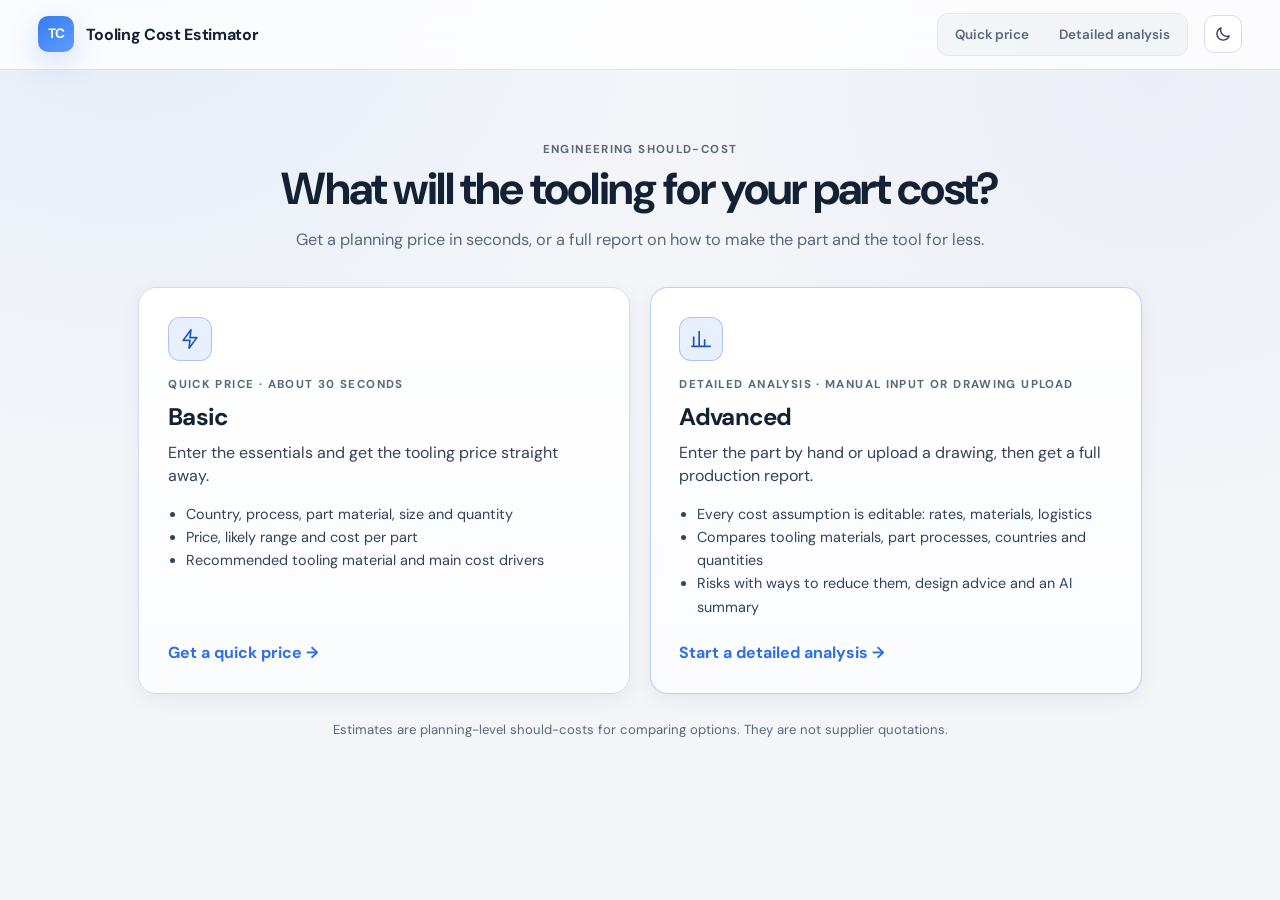
<file: frontend/index.html>
<!DOCTYPE html>
<html lang="en">
  <head>
    <meta charset="utf-8" />
    <meta name="viewport" content="width=device-width, initial-scale=1" />
    <meta name="color-scheme" content="light dark" />
    <title>Tooling Cost Estimator</title>
    <meta name="description" content="Estimate tooling cost for a part: a quick price or a detailed production report." />

    <link rel="preconnect" href="https://fonts.googleapis.com" />
    <link rel="preconnect" href="https://fonts.gstatic.com" crossorigin />
    <link
      href="https://fonts.googleapis.com/css2?family=DM+Sans:ital,opsz,wght@0,9..40,400;0,9..40,500;0,9..40,600;0,9..40,700&family=JetBrains+Mono:wght@400;500;600&display=swap"
      rel="stylesheet"
    />
    <link rel="stylesheet" href="styles.css" />
    <script src="common.js"></script>
  </head>

  <body>
    <div class="app-shell">
      <header class="app-header">
        <div class="app-header-inner">
          <a class="brand-link" href="index.html">
            <span class="brand-mark" aria-hidden="true">TC</span>
            <span class="brand-name">Tooling Cost Estimator</span>
          </a>
          <nav class="mode-nav" aria-label="Estimator mode">
            <a href="basic.html">Quick price</a>
            <a href="advanced.html">Detailed analysis</a>
          </nav>
          <button type="button" class="theme-toggle" data-theme-toggle aria-label="Switch theme">
            <svg class="icon-sun" viewBox="0 0 24 24" aria-hidden="true"><circle cx="12" cy="12" r="4.2"/><path d="M12 2.5v2.2M12 19.3v2.2M4.6 4.6l1.6 1.6M17.8 17.8l1.6 1.6M2.5 12h2.2M19.3 12h2.2M4.6 19.4l1.6-1.6M17.8 6.2l1.6-1.6"/></svg>
            <svg class="icon-moon" viewBox="0 0 24 24" aria-hidden="true"><path d="M20.2 14.6A8.4 8.4 0 0 1 9.4 3.8a8.4 8.4 0 1 0 10.8 10.8Z"/></svg>
          </button>
        </div>
      </header>

      <main class="landing">
        <div class="landing-intro">
          <p class="eyebrow">Engineering should-cost</p>
          <h1>What will the tooling for your part cost?</h1>
          <p class="header-copy">
            Get a planning price in seconds, or a full report on how to make the part and the tool for less.
          </p>
        </div>

        <div class="mode-cards">
          <a class="mode-card" href="basic.html">
            <span class="mode-icon" aria-hidden="true">
              <svg viewBox="0 0 24 24"><path d="M13 2 4.5 13.5H12L11 22l8.5-11.5H12L13 2Z"/></svg>
            </span>
            <span class="eyebrow">Quick price · about 30 seconds</span>
            <h2>Basic</h2>
            <p>Enter the essentials and get the tooling price straight away.</p>
            <ul class="mode-list">
              <li>Country, process, part material, size and quantity</li>
              <li>Price, likely range and cost per part</li>
              <li>Recommended tooling material and main cost drivers</li>
            </ul>
            <span class="mode-cta">Get a quick price <span aria-hidden="true">→</span></span>
          </a>

          <a class="mode-card featured" href="advanced.html">
            <span class="mode-icon" aria-hidden="true">
              <svg viewBox="0 0 24 24"><path d="M4 20V10M10 20V4M16 20v-7M22 20H2"/></svg>
            </span>
            <span class="eyebrow">Detailed analysis · manual input or drawing upload</span>
            <h2>Advanced</h2>
            <p>Enter the part by hand or upload a drawing, then get a full production report.</p>
            <ul class="mode-list">
              <li>Every cost assumption is editable: rates, materials, logistics</li>
              <li>Compares tooling materials, part processes, countries and quantities</li>
              <li>Risks with ways to reduce them, design advice and an AI summary</li>
            </ul>
            <span class="mode-cta">Start a detailed analysis <span aria-hidden="true">→</span></span>
          </a>
        </div>

        <p class="landing-note">
          Estimates are planning-level should-costs for comparing options. They are not supplier quotations.
        </p>
      </main>
    </div>
  </body>
</html>
</file>
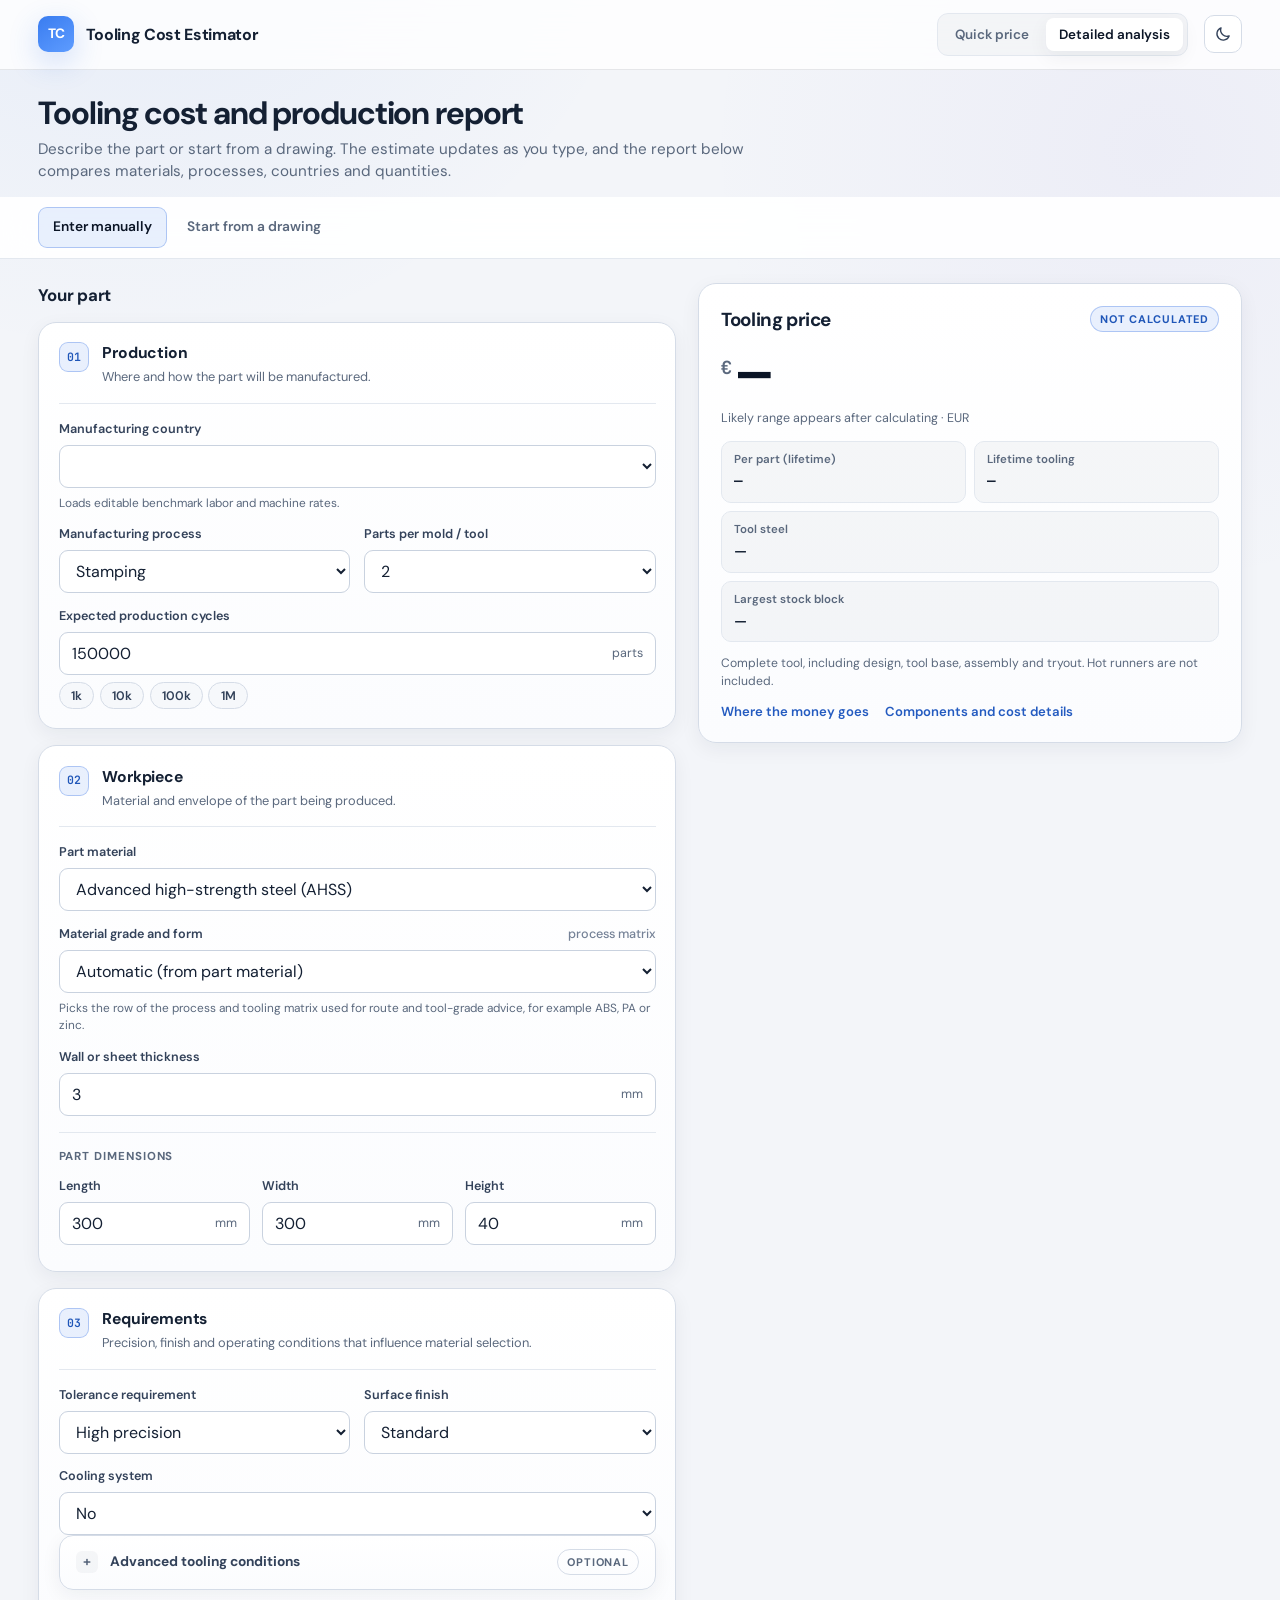
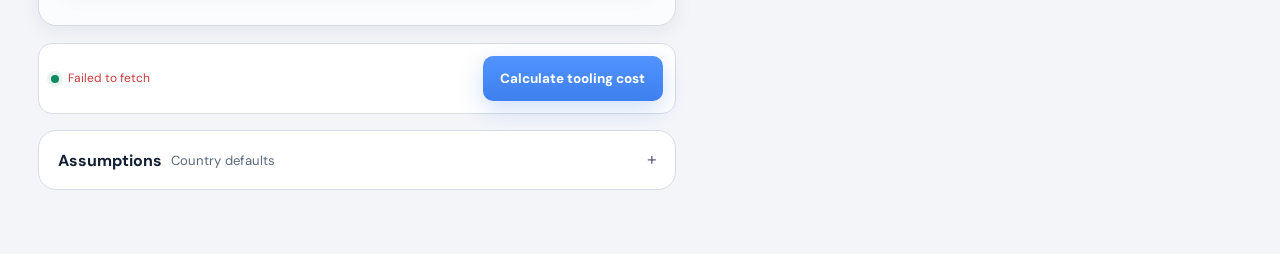
<file: frontend/advanced.html>
<!DOCTYPE html>
<html lang="en">
  <head>
    <meta charset="utf-8" />
    <meta name="viewport" content="width=device-width, initial-scale=1" />
    <meta name="color-scheme" content="light dark" />
    <title>Detailed Tooling Analysis</title>

    <link rel="preconnect" href="https://fonts.googleapis.com" />
    <link rel="preconnect" href="https://fonts.gstatic.com" crossorigin />
    <link
      href="https://fonts.googleapis.com/css2?family=DM+Sans:ital,opsz,wght@0,9..40,400;0,9..40,500;0,9..40,600;0,9..40,700&family=JetBrains+Mono:wght@400;500;600&display=swap"
      rel="stylesheet"
    />
    <link rel="stylesheet" href="styles.css" />
    <script src="common.js"></script>
  </head>

  <body>
    <div class="app-shell">
      <header class="app-header">
        <div class="app-header-inner">
          <a class="brand-link" href="index.html">
            <span class="brand-mark" aria-hidden="true">TC</span>
            <span class="brand-name">Tooling Cost Estimator</span>
          </a>
          <nav class="mode-nav" aria-label="Estimator mode">
            <a href="basic.html">Quick price</a>
            <a href="advanced.html" aria-current="page">Detailed analysis</a>
          </nav>
          <button type="button" class="theme-toggle" data-theme-toggle aria-label="Switch theme">
            <svg class="icon-sun" viewBox="0 0 24 24" aria-hidden="true"><circle cx="12" cy="12" r="4.2"/><path d="M12 2.5v2.2M12 19.3v2.2M4.6 4.6l1.6 1.6M17.8 17.8l1.6 1.6M2.5 12h2.2M19.3 12h2.2M4.6 19.4l1.6-1.6M17.8 6.2l1.6-1.6"/></svg>
            <svg class="icon-moon" viewBox="0 0 24 24" aria-hidden="true"><path d="M20.2 14.6A8.4 8.4 0 0 1 9.4 3.8a8.4 8.4 0 1 0 10.8 10.8Z"/></svg>
          </button>
        </div>
      </header>
      <div class="page-hero">
        <h1>Tooling cost and production report</h1>
        <p class="header-copy">Describe the part or start from a drawing. The estimate updates as you type, and the report below compares materials, processes, countries and quantities.</p>
      </div>

      <nav class="tabs" aria-label="Sections">
        <div class="tabs-inner">
          <button type="button" data-tab="calc" aria-selected="true">Enter manually</button>
          <button type="button" data-tab="drawing" aria-selected="false">Start from a drawing</button>
        </div>
      </nav>

      <div id="summary-bar" class="summary-bar" hidden>
        <div class="summary-bar-inner">
          <div class="sb-figure sb-price"><span>Tooling price</span><strong id="sb-price">—</strong><small id="sb-range"></small></div>
          <div class="sb-figure"><span>Per part (lifetime)</span><strong id="sb-per-part">—</strong></div>
          <div class="sb-figure"><span>Lifetime tooling</span><strong id="sb-lifetime">—</strong><small id="sb-life-note"></small></div>
          <span id="sb-state" class="status-chip" aria-live="polite">Up to date</span>
          <div id="sb-change" class="sb-change" hidden>
            <span id="sb-change-text"></span>
            <button id="sb-undo" type="button" class="link-button">Undo</button>
          </div>
          <div class="sb-actions">
            <button id="sb-edit" type="button" class="ghost-btn">Edit inputs</button>
            <button id="sb-copy" type="button" class="ghost-btn" title="Copy a link to this estimate">Copy link</button>
            <button id="sb-print" type="button" class="ghost-btn" title="Print or save the report as PDF">Print / PDF</button>
            <div class="history-wrap">
              <button id="sb-history" type="button" class="ghost-btn" aria-expanded="false" aria-controls="history-panel">History</button>
              <div id="history-panel" class="history-panel" hidden></div>
            </div>
          </div>
        </div>
        <p id="sb-toast" class="sb-toast" role="status" hidden></p>
      </div>

      <main>
        <section id="panel-calc" class="panel active" aria-labelledby="calc-heading">
          <div class="overview-grid">
            <div class="input-column">
              <h2 id="calc-heading" class="column-heading">Your part</h2>

              <section class="input-card">
                <div class="section-heading">
                  <span class="step-number">01</span>
                  <div>
                    <h3>Production</h3>
                    <p>Where and how the part will be manufactured.</p>
                  </div>
                </div>

                <div class="form-grid two-col">
                  <div class="field field-span-2">
                    <label for="inp-country">Manufacturing country</label>
                    <select id="inp-country"></select>
                    <p class="field-help">Loads editable benchmark labor and machine rates.</p>
                  </div>

                  <div class="field">
                    <label for="inp-process">Manufacturing process</label>
                    <select id="inp-process"></select>
                  </div>

                  <div class="field">
                    <label for="inp-pqty" id="sets-label">Parts per mold / tool</label>
                    <select id="inp-pqty"></select>
                  </div>

                  <div class="field" hidden>
                    <label for="inp-cycles" id="quantity-band-label">Tool life band</label>
                    <select id="inp-cycles"></select>
                  </div>

                  <div class="field field-span-2">
                    <label for="inp-expected-cycles" id="quantity-label">Expected production cycles</label>
                    <div class="input-unit" data-unit="parts"><input id="inp-expected-cycles" type="number" min="1" step="1" inputmode="numeric" /></div>
                    <div class="presets" role="group" aria-label="Quantity presets">
                      <button type="button" data-qty="1000">1k</button>
                      <button type="button" data-qty="10000">10k</button>
                      <button type="button" data-qty="100000">100k</button>
                      <button type="button" data-qty="1000000">1M</button>
                    </div>
                  </div>
                </div>
              </section>

              <section class="input-card">
                <div class="section-heading">
                  <span class="step-number">02</span>
                  <div>
                    <h3>Workpiece</h3>
                    <p>Material and envelope of the part being produced.</p>
                  </div>
                </div>

                <div class="form-grid two-col">
                  <div class="field field-span-2">
                    <label for="inp-workpiece-material">Part material</label>
                    <select id="inp-workpiece-material"></select>
                  </div>

                  <div class="field field-span-2">
                    <label for="inp-material-detail">Material grade and form <span class="unit">process matrix</span></label>
                    <select id="inp-material-detail"><option value="">Automatic (from part material)</option></select>
                    <p class="field-help">Picks the row of the process and tooling matrix used for route and tool-grade advice, for example ABS, PA or zinc.</p>
                  </div>

                  <div class="field field-span-2" id="material-thickness-field">
                    <label for="inp-material-thickness">Wall or sheet thickness</label>
                    <div class="input-unit" data-unit="mm"><input id="inp-material-thickness" type="number" min="0" step="1" inputmode="decimal" /></div>
                  </div>
                </div>

                <div class="dimension-block">
                  <div class="mini-heading">Part dimensions</div>
                  <div class="dim-row">
                    <div class="field">
                      <label for="inp-l">Length</label>
                      <div class="input-unit" data-unit="mm"><input id="inp-l" type="number" min="1" step="1" inputmode="decimal" /></div>
                    </div>
                    <div class="field">
                      <label for="inp-w">Width</label>
                      <div class="input-unit" data-unit="mm"><input id="inp-w" type="number" min="1" step="1" inputmode="decimal" /></div>
                    </div>
                    <div class="field">
                      <label for="inp-h">Height</label>
                      <div class="input-unit" data-unit="mm"><input id="inp-h" type="number" min="1" step="1" inputmode="decimal" /></div>
                    </div>
                  </div>
                </div>
                <p id="part-shape-note" class="field-help"></p>
                <div id="workbook-inputs" hidden>
                  <div class="field">
                    <label for="inp-sizing-mode">Block sizing basis</label>
                    <select id="inp-sizing-mode">
                      <option value="part_scaled">Custom part: adapt reference envelopes</option>
                      <option value="reference">Exact reference example</option>
                    </select>
                  </div>
                  <p id="reference-scope" class="field-help"></p>
                  <button id="use-reference-part" type="button" class="secondary-btn">Restore example geometry</button>
                </div>
              </section>

              <section class="input-card">
                <div class="section-heading">
                  <span class="step-number">03</span>
                  <div>
                    <h3>Requirements</h3>
                    <p>Precision, finish and operating conditions that influence material selection.</p>
                  </div>
                </div>

                <div class="form-grid two-col">
                  <div class="field">
                    <label for="inp-tolerance">Tolerance requirement</label>
                    <select id="inp-tolerance">
                      <option value="standard">Standard</option>
                      <option value="precision">Precision</option>
                      <option value="high_precision">High precision</option>
                    </select>
                  </div>

                  <div class="field">
                    <label for="inp-surface-finish">Surface finish</label>
                    <select id="inp-surface-finish">
                      <option value="standard">Standard</option>
                      <option value="high">High</option>
                      <option value="optical">Optical / very high finish</option>
                    </select>
                  </div>

                  <div class="field field-span-2">
                    <label for="inp-cooling">Cooling system</label>
                    <select id="inp-cooling"></select>
                  </div>
                </div>

                <details class="details-card compact-details">
                  <summary>
                    <span>Advanced tooling conditions</span>
                    <span class="summary-meta">Optional</span>
                  </summary>
                  <div class="details-body">
                    <p class="field-help standalone">
                      Known material characteristics are detected automatically. Use these controls only to add an extra abrasive or corrosive condition.
                    </p>
                    <div class="form-grid two-col">
                      <div class="field">
                        <label for="inp-abrasive">Abrasive environment</label>
                        <select id="inp-abrasive">
                          <option value="false">No additional abrasive condition</option>
                          <option value="true">Yes</option>
                        </select>
                      </div>
                      <div class="field">
                        <label for="inp-corrosive">Corrosive environment</label>
                        <select id="inp-corrosive">
                          <option value="false">No additional corrosive condition</option>
                          <option value="true">Yes</option>
                        </select>
                      </div>
                    </div>
                  </div>
                </details>
              </section>

              <div class="calculate-bar">
                <div class="calculate-status-wrap">
                  <span class="status-dot" aria-hidden="true"></span>
                  <p id="calc-status" class="calc-status" aria-live="polite"></p>
                </div>
                <button id="calculate-btn" type="button" class="calculate-btn">
                  Calculate tooling cost
                </button>
              </div>

              <details id="assumptions" class="assumptions-card">
                <summary>
                  <span class="assumptions-title">Assumptions</span>
                  <span id="assumptions-summary" class="assumptions-summary">Country defaults</span>
                  <span id="assumptions-edited" class="edited-badge" hidden></span>
                </summary>
                <div class="assumptions-body">
                  <p class="field-help">Benchmarks load from the selected country and tool steel. Change them when you have supplier data; edited fields are highlighted.</p>

                  <section class="assumption-group" aria-labelledby="ag-transport">
                    <h3 id="ag-transport">Transport</h3>
                    <div class="form-grid two-col">
                  <div class="field">
                    <label for="inp-truck">Truck distance</label>
                    <div class="input-unit" data-unit="km"><input id="inp-truck" type="number" min="0" step="1" inputmode="numeric" /></div>
                  </div>
                  <div class="field">
                    <label for="inp-sea">Sea distance</label>
                    <div class="input-unit" data-unit="nautical miles"><input id="inp-sea" type="number" min="0" step="1" inputmode="numeric" /></div>
                  </div>
                </div>
                    <p class="field-help">Freight prices apply to one vehicle or sea load and are allocated to the tool weight, or charged as whole loads.</p>
                    <div class="form-grid two-col">
<div class="field"><label for="road-rate">Road freight rate <span class="unit">€/vehicle-km</span></label><input id="road-rate" type="number" min="0" step="1" value="5.6" /></div><div class="field"><label for="sea-rate">Sea freight rate <span class="unit">€/load-nautical mile</span></label><input id="sea-rate" type="number" min="0" step="1" value="0.7482828282828283" /></div><div class="field"><label for="road-load">Road load capacity <span class="unit">kg</span></label><input id="road-load" type="number" min="0" step="1" value="18000" /></div><div class="field"><label for="sea-load">Sea load capacity <span class="unit">kg</span></label><input id="sea-load" type="number" min="0" step="1" value="27000" /></div><div class="field"><label for="road-journeys">Charged road journeys <span class="unit"></span></label><input id="road-journeys" type="number" min="1" step="1" value="2" /></div><div class="field"><label for="sea-journeys">Charged sea journeys <span class="unit"></span></label><input id="sea-journeys" type="number" min="1" step="1" value="2" /></div>
              <div class="field field-span-2"><label for="freight-allocation">Freight allocation</label><select id="freight-allocation"><option value="proportional">Proportional share by weight</option><option value="whole_load">Whole loads (rounded up)</option></select></div>
              </div>
              <p class="field-help">Two charged journeys preserve the original estimate’s ×2 factor. Change this to match your shipment. Proportional allocation may differ from a carrier’s minimum charge.</p>
              <button id="reset-logistics" class="secondary-btn" type="button">Restore freight defaults</button>
              <div id="freight-breakdown" class="model-note" aria-live="polite">Calculate to see road and sea freight costs.</div>
              <p class="field-help">Freight = distance × rate × load allocation × charged journeys. Freight is passed through at cost, without overhead or margin.</p>

                    <p id="logistics-status" class="field-help" aria-live="polite"></p>
                  </section>

                  <section class="assumption-group" aria-labelledby="ag-currency">
                    <h3 id="ag-currency">Currency</h3>
                    <p id="currency-note" class="field-help">European countries are costed in EUR. China and India are costed in USD.</p>
                <div class="form-grid two-col">
                  <div class="field"><label for="inp-fx">US dollars per 1 euro</label><input id="inp-fx" type="number" min="0" step="1" placeholder="Loading ECB rate…" /></div>
                  <div class="field"><label for="inp-fx-date">Exchange rate date</label><input id="inp-fx-date" type="date" /></div>
                </div>
                <p id="fx-source" class="field-help" aria-live="polite">Loading the European Central Bank reference rate…</p>
                <button id="fx-reset" type="button" class="secondary-btn" hidden>Use the ECB rate</button>
                  </section>

                  <section class="assumption-group" aria-labelledby="ag-rates">
                    <h3 id="ag-rates">Labour and machine rates <span id="country-defaults-flag" class="summary-meta">Country defaults</span></h3>
                    <p class="field-help">The engineering rate prices tool design, electricity prices machine energy, and overhead and supplier margin form the commercial layer of the price.</p>
<div class="assumption-section">
                    <div class="mini-heading">Engineering &amp; labor</div>
                    <div class="form-grid two-col">
                      <div class="field">
                        <label for="inp-engineering-rate">Engineering rate <span class="unit">€/h</span></label>
                        <input id="inp-engineering-rate" type="number" min="0" step="1" />
                      </div>
                      <div class="field">
                        <label for="inp-assembly-rate">Assembly / operator <span class="unit">€/h</span></label>
                        <input id="inp-assembly-rate" type="number" min="0" step="1" />
                      </div>
                    </div>
                  </div>

                  <div class="assumption-section">
                    <div class="mini-heading">Machining rates</div>
                    <div class="form-grid two-col">
                      <div class="field">
                        <label for="inp-cnc3-rate">CNC 3-axis <span class="unit">€/h</span></label>
                        <input id="inp-cnc3-rate" type="number" min="0" step="1" />
                      </div>
                      <div class="field">
                        <label for="inp-cnc5-rate">CNC 5-axis <span class="unit">€/h</span></label>
                        <input id="inp-cnc5-rate" type="number" min="0" step="1" />
                      </div>
                      <div class="field">
                        <label for="inp-edm-rate">Electro-Discharge Machining <span class="unit">€/h</span></label>
                        <input id="inp-edm-rate" type="number" min="0" step="1" />
                      </div>
                      <div class="field">
                        <label for="inp-grinding-rate">Grinding <span class="unit">€/h</span></label>
                        <input id="inp-grinding-rate" type="number" min="0" step="1" />
                      </div>
                    </div>
                  </div>

                  <div class="assumption-section">
                    <div class="mini-heading">Energy &amp; efficiency</div>
                    <div class="form-grid three-col">
                      <div class="field">
                        <label for="inp-electricity">Electricity <span class="unit">€/kWh</span></label>
                        <input id="inp-electricity" type="number" min="0" step="1" />
                      </div>
                      <div class="field">
                        <label for="inp-machine-efficiency">Machine efficiency <span class="unit">%</span></label>
                        <input id="inp-machine-efficiency" type="number" min="1" max="100" step="1" />
                      </div>
                      <div class="field">
                        <label for="inp-operator-efficiency">Operator efficiency <span class="unit">%</span></label>
                        <input id="inp-operator-efficiency" type="number" min="1" max="100" step="1" />
                      </div>
                    </div>
                  </div>

                  <div class="assumption-section">
                    <div class="mini-heading">Commercial assumptions</div>
                    <div class="form-grid two-col">
                      <div class="field">
                        <label for="inp-overhead-rate">Overhead <span class="unit">%</span></label>
                        <input id="inp-overhead-rate" type="number" min="0" max="100" step="1" />
                      </div>
                      <div class="field">
                        <label for="inp-margin-rate">Supplier margin <span class="unit">%</span></label>
                        <input id="inp-margin-rate" type="number" min="0" max="100" step="1" />
                      </div>
                    </div>
                  </div>

                  <button id="reset-country-defaults" type="button" class="secondary-btn">Restore country defaults</button>
                  </section>

                  <section class="assumption-group" aria-labelledby="ag-steel">
                    <h3 id="ag-steel">Tool steel benchmarks</h3>
                    <details id="legacy-tooling-assumptions" class="details-card tooling-assumptions" open>
                  <summary>
                    <span>Material &amp; manufacturing assumptions</span>
                    <span class="summary-meta">Editable</span>
                  </summary>
                  <div class="details-body">
                    <p class="field-help standalone">
                      Recommended benchmark values are loaded automatically. Edit them when you have supplier-specific data.
                    </p>

                    <div class="mini-heading">Material assumptions</div>
                    <div class="form-grid two-col">
                      <div class="field">
                        <label for="inp-tool-density">Density <span class="unit">kg/m³</span></label>
                        <input id="inp-tool-density" type="number" min="1" step="1" />
                      </div>
                      <div class="field">
                        <label for="inp-tool-price">Material price <span class="unit">€/t</span></label>
                        <input id="inp-tool-price" type="number" min="0" step="1" />
                      </div>
                      <div class="field">
                        <label for="inp-tool-mrr">Removal rate <span class="unit">cm³/min</span></label>
                        <input id="inp-tool-mrr" type="number" min="0" step="1" />
                      </div>
                      <div class="field">
                        <label for="inp-milling-volume-factor">Milling volume factor</label>
                        <input id="inp-milling-volume-factor" type="number" min="0" step="1" />
                      </div>
                      <div class="field">
                        <label for="inp-milling-tool-price">Milling tool price <span class="unit">€</span></label>
                        <input id="inp-milling-tool-price" type="number" min="0" step="1" />
                      </div>
                      <div class="field">
                        <label for="inp-heat-treatment">Heat treatment <span class="unit">€/kg</span></label>
                        <input id="inp-heat-treatment" type="number" min="0" step="1" />
                      </div>
                    </div>

                    <div class="route-heading-row">
                      <div class="mini-heading">Manufacturing route allocation</div>
                      <div class="route-total-pill">Total <strong id="route-total">100%</strong></div>
                    </div>

                    <div class="form-grid two-col route-grid">
                      <div class="field">
                        <label for="inp-route-cnc3">CNC 3-axis <span class="unit">%</span></label>
                        <input id="inp-route-cnc3" type="number" min="0" max="100" step="1" />
                      </div>
                      <div class="field">
                        <label for="inp-route-cnc5">CNC 5-axis <span class="unit">%</span></label>
                        <input id="inp-route-cnc5" type="number" min="0" max="100" step="1" />
                      </div>
                      <div class="field">
                        <label for="inp-route-edm">Electro-Discharge Machining <span class="unit">%</span></label>
                        <input id="inp-route-edm" type="number" min="0" max="100" step="1" />
                      </div>
                      <div class="field">
                        <label for="inp-route-grinding">Grinding <span class="unit">%</span></label>
                        <input id="inp-route-grinding" type="number" min="0" max="100" step="1" />
                      </div>
                    </div>

                    <button id="reset-tooling-defaults" type="button" class="secondary-btn">
                      Restore recommended defaults
                    </button>
                  </div>
                </details>
                  </section>
                </div>
              </details>
            </div>

            <aside class="results-column">
              <section class="result-card price-card">
                <div class="result-card-header">
                  <h2 id="price-heading">Tooling price</h2>
                  <span id="estimate-state" class="status-chip accent" aria-live="polite">Not calculated</span>
                </div>

                <div class="price-hero">
                  <span class="currency">€</span>
                  <strong id="out-total">—</strong>
                </div>
                <p class="price-caption"><span id="out-range">Likely range appears after calculating</span> · <span id="result-currency">EUR</span></p>
                <p id="estimate-scope" class="estimate-warning" role="status"></p>

                <dl class="price-facts">
                  <div><dt>Per part (lifetime)</dt><dd id="pc-per-part">—</dd></div>
                  <div><dt>Lifetime tooling</dt><dd id="pc-lifetime">—</dd></div>
                  <div class="wide"><dt>Tool steel</dt><dd id="pc-steel">—</dd></div>
                  <div class="wide"><dt>Largest stock block</dt><dd id="out-c13">—</dd></div>
                </dl>

                <p class="price-scope">Complete tool, including design, tool base, assembly and tryout. Hot runners are not included.</p>
                <div class="price-links">
                  <a href="#rs-cost">Where the money goes</a>
                  <a href="#rs-components">Components and cost details</a>
                </div>
              </section>

            </aside>
          </div>
          <section id="report" class="report" aria-labelledby="report-heading" hidden>
            <div class="section-intro report-intro">
              <h2 id="report-heading">Production report</h2>
              <span id="report-state" class="status-chip accent">Up to date</span>
            </div>
            <nav id="report-nav" class="report-nav" aria-label="Report sections">
              <a href="#rs-summary">Summary</a>
              <a href="#rs-cost">Cost</a>
              <a href="#rs-life">Tool life</a>
              <a href="#rs-components">Components</a>
              <a href="#rs-steel">Tool steel</a>
              <a href="#rs-matrix">Route</a>
              <a href="#rs-process">Process</a>
              <a href="#rs-sourcing">Sourcing</a>
              <a href="#rs-risks">Risks</a>
              <a href="#rs-advice">Advice</a>
            </nav>

            <div id="rs-summary" class="report-kpis">
              <div class="kpi"><span>Tooling price</span><strong id="rk-price">—</strong><small id="rk-price-note"></small></div>
              <div class="kpi"><span>Tooling cost per part</span><strong id="rk-per-part">—</strong><small id="rk-per-part-note"></small></div>
              <div class="kpi"><span>Best-fit tooling material</span><strong id="rk-material">—</strong><small id="rk-material-note"></small></div>
              <div class="kpi"><span>Lowest-cost country</span><strong id="rk-country">—</strong><small id="rk-country-note"></small></div>
            </div>

            <section class="result-card ai-card" aria-labelledby="ai-heading">
              <div class="result-card-header">
                <div>
                  <h3 id="ai-heading">Recommendations in plain words</h3>
                </div>
                <button id="ai-btn" type="button" class="secondary-btn ai-btn">Write AI summary</button>
              </div>
              <p id="ai-status" class="field-help" aria-live="polite">Writes a short summary of this report. It uses only the figures calculated here, and takes about 5–15 seconds.</p>
              <div id="ai-output" class="ai-output" hidden>
                <p id="ai-headline" class="ai-headline"></p>
                <h4>Recommendations</h4>
                <ul id="ai-recommendations" class="recommendation-list reason-list"></ul>
                <h4>Watch out for</h4>
                <ul id="ai-watch" class="recommendation-list risk-list"></ul>
                <p id="ai-model" class="field-help"></p>
              </div>
            </section>

            <div id="rs-cost" class="report-grid">
              <section class="result-card" aria-labelledby="drivers-heading">
                <h3 id="drivers-heading">Where the money goes</h3>
                <div id="rp-drivers" class="bar-list"></div>
              </section>
              <section class="result-card" aria-labelledby="quantity-heading">
                <h3 id="quantity-heading">Tool cost by production quantity</h3>
                <p class="field-help">Higher quantities need more durable tooling and, beyond the tool's life, replacement working components. Lifetime = first tool + replacements; the cost per part spreads the lifetime cost over the quantity shown.</p>
                <div id="rp-quantity-chart" class="chart"></div>
                <div class="table-wrap" role="region" aria-label="Tool cost by quantity" tabindex="0">
                  <table class="outputs-table compare-table">
                    <thead><tr><th>Quantity band</th><th class="num">Tool price</th><th class="num">Lifetime</th><th class="num">Per part</th></tr></thead>
                    <tbody id="rp-quantity"></tbody>
                  </table>
                </div>
              </section>
            </div>

            <section id="rs-life" class="result-card" aria-labelledby="life-heading">
              <h3 id="life-heading">How long the tool lasts, and what the whole run costs</h3>
              <div class="report-kpis life-kpis">
                <div class="kpi"><span>Typical life of working parts</span><strong id="rl-life">—</strong><small id="rl-life-note"></small></div>
                <div class="kpi"><span>Replacement sets</span><strong id="rl-replacements">—</strong><small id="rl-replacements-note"></small></div>
                <div class="kpi"><span>Lifetime tooling cost</span><strong id="rl-lifetime">—</strong><small id="rl-lifetime-note"></small></div>
              </div>

              <ul id="rl-items" class="recommendation-list reason-list"></ul>
              <p id="rl-basis" class="field-help"></p>
            </section>

            <section id="rs-components" class="result-card components-card" aria-labelledby="components-heading">
              <div class="result-card-header">
                <h3 id="components-heading">Tool components and cost details</h3>
                <p class="costing-basis">Costing basis:&nbsp;<strong id="out-c12">—</strong></p>
              </div>
                <details class="technical-details tooling-block-details" open>
                  <summary>Tool block sizing</summary>
                  <div class="details-body">
                    <p id="tooling-sizing-basis" class="field-help standalone">
                      Calculate to see the working-block sizing assumptions.
                    </p>
                    <p class="field-help">Scroll across the table to see stock, material and process details.</p>
                    <div class="table-wrap" role="region" aria-label="Component stock and material details" tabindex="0">
                      <table class="outputs-table block-table" id="out-blocks">
                        <thead>
                          <tr>
                            <th>Component</th>
                            <th>Role</th>
                            <th>Pieces</th>
                            <th>Raw stock</th>
                            <th>Material / process note</th>
                          </tr>
                        </thead>
                        <tbody></tbody>
                      </table>
                    </div>
                  </div>
                </details>
              <div class="components-grid">
                <div class="components-editors">
                <section id="workbook-results" hidden>
                  <p id="block-counts" class="field-help"></p>
                  <p id="grade-summary" class="field-help"></p>
                  <div class="section-title-row">
                    <h3>Component inputs</h3>
                    <span id="block-modified" class="summary-meta">Workbook defaults</span>
                  </div>
                  <div id="block-editors"></div>
                  <button id="reset-blocks" type="button" class="secondary-btn">Restore all component defaults</button>
                  <details class="technical-details">
                    <summary>Estimate scope and design checks</summary>
                    <ul id="estimate-warnings" class="recommendation-list"></ul>
                    <p id="cost-model-note" class="field-help"></p>
                    <h4>Before ordering stock</h4>
                    <ul id="sizing-checklist" class="recommendation-list"></ul>
                  </details>
                  <details class="technical-details">
                    <summary>Block roles and sizing rules</summary>
                    <dl id="sizing-glossary" class="sizing-glossary"></dl>
                    <ol id="sizing-steps" class="recommendation-list"></ol>
                    <h4>Worked example: 100 mm wax sphere</h4>
                    <p class="field-help">Two female halves enclose the sphere. Select Investment casting to calculate this example and edit its assumptions.</p>
                    <div class="table-wrap"><table class="outputs-table"><tbody id="sizing-example"></tbody></table></div>
                  </details>
                </section>
                  <p class="field-help components-empty">Component-level inputs are available for the detailed processes.</p>
                </div>
                <div class="components-breakdown">
                  <details class="breakdown-details">
                    <summary>Full cost breakdown and calculation values</summary>
                    <p class="field-help">The grouped split is shown under "Where the money goes". This table lists every line and intermediate value.</p>
                    <div class="table-wrap">
<table class="outputs-table" id="out-main">
                      <tbody></tbody>
                    </table>
                    </div>
                  </details>
                </div>
              </div>
            </section>

            <section id="rs-steel" class="result-card" aria-labelledby="steel-heading">
              <div class="result-card-header">
                <h3 id="steel-heading">Tool steel and how the tool is made</h3>
                <strong id="rec-confidence" class="confidence-badge">—</strong>
              </div>
              <div class="material-hero">
                <span>Recommended tooling material</span>
                <strong id="rec-material">—</strong>
              </div>
              <p id="confidence-explanation" class="field-help">Calculate to see how closely your inputs match the material-selection rules.</p>
              <p class="field-help">Confidence describes the rule match, not a measured probability or a guarantee of tool life.</p>
              <div class="report-grid inner-grid">
                <div>
                  <h4>Why this material</h4>
                  <ul id="rec-reasons" class="recommendation-list reason-list"><li>Calculate to generate recommendation.</li></ul>
                </div>
                <div>
                  <h4>How the tool is made</h4>
                  <ol id="rec-operations" class="recommendation-list recommendation-route"><li>Calculate to generate recommendation.</li></ol>
                </div>
              </div>
            </section>

            <section id="rs-materials" class="result-card" aria-labelledby="materials-heading">
              <h3 id="materials-heading">Which tooling material is better?</h3>
              <p id="rp-material-basis" class="field-help"></p>
              <div id="rp-materials" class="option-grid"></div>
              <details class="technical-details">
                <summary id="rp-materials-hidden-summary">Not recommended for this process</summary>
                <div id="rp-materials-hidden" class="option-grid"></div>
              </details>
            </section>

            <section id="rs-matrix" class="result-card matrix-card" aria-labelledby="matrix-heading">
              <div class="result-card-header">
                <div>
                  <h3 id="matrix-heading">Recommended route for your material and quantity</h3>
                </div>
                <span id="rp-matrix-chip" class="status-chip"></span>
              </div>
              <p id="rp-matrix-summary" class="matrix-summary"></p>
              <div id="rp-matrix-body">
                <div class="table-wrap" role="region" aria-label="Process and tooling by quantity" tabindex="0">
                  <table class="outputs-table compare-table matrix-table">
                    <thead><tr><th>Quantity band</th><th>Production route</th><th>Tooling</th></tr></thead>
                    <tbody id="rp-matrix-bands"></tbody>
                  </table>
                </div>
                <h4 class="mini-heading">Tool grades for your quantity</h4>
                <dl id="rp-matrix-grades" class="risk-table"></dl>
              </div>
            </section>

            <section id="rs-process" class="result-card" aria-labelledby="processes-heading">
              <h3 id="processes-heading">Which process should make the part?</h3>
              <p class="field-help">The same part and quantity, with the tooling priced for each process that suits the part material. Piece cost (cycle time, material and labour per part) is not calculated; the piece-cost level is a general guide.</p>
              <div id="rp-processes" class="option-grid"></div>
            </section>

            <div id="rs-sourcing" class="report-grid">
              <section class="result-card" aria-labelledby="countries-heading">
                <h3 id="countries-heading">Where is the tool cheapest?</h3>
                <p id="rp-country-basis" class="field-help"></p>
                <div id="rp-countries" class="bar-list"></div>
              </section>
              <section id="rs-risks" class="result-card" aria-labelledby="risks-heading">
                <h3 id="risks-heading">Risks and how to reduce them</h3>
                <dl id="rp-risks" class="risk-table"></dl>
              </section>
            </div>

            <section id="rs-advice" class="result-card" aria-labelledby="design-heading">
              <h3 id="design-heading">Advice before you order</h3>
              <ul id="rp-design" class="recommendation-list reason-list"></ul>
              <ul id="rp-method" class="method-notes"></ul>
            </section>
          </section>
        </section>

        <section id="panel-drawing" class="panel" aria-labelledby="drawing-heading">
          <div class="drawing-shell">
            <div class="section-intro">
              <div>
                <p class="eyebrow">Drawing to estimate</p>
                <h2 id="drawing-heading">Estimate tooling cost from a part drawing</h2>
              </div>
              <span id="drawing-state" class="status-chip accent" aria-live="polite">No drawing</span>
            </div>

            <div class="drawing-grid">
              <section class="input-card drawing-upload-card">
                <div class="section-heading">
                  <span class="step-number">01</span>
                  <div>
                    <h3>Upload drawing</h3>
                    <p>PDF, PNG, JPG, WEBP, TIFF, BMP or GIF · up to 15 MB</p>
                  </div>
                </div>

                <div id="drop-zone" class="drop-zone" role="button" tabindex="0" aria-describedby="drop-zone-hint">
                  <svg class="drop-icon" viewBox="0 0 24 24" aria-hidden="true"><path d="M12 16V4m0 0-4.5 4.5M12 4l4.5 4.5M4 15v3a2 2 0 0 0 2 2h12a2 2 0 0 0 2-2v-3" fill="none" stroke="currentColor" stroke-width="1.8" stroke-linecap="round" stroke-linejoin="round"/></svg>
                  <strong>Drop a drawing here</strong>
                  <span>or <span class="link-like">browse your computer</span></span>
                  <span id="drop-zone-hint" class="drop-hint">You can also paste a screenshot (Ctrl+V / ⌘V).</span>
                </div>
                <p id="drawing-upload-error" class="upload-error" role="alert" hidden></p>
                <input id="drawing-file" type="file" accept=".pdf,.png,.jpg,.jpeg,.webp,.tif,.tiff,.bmp,.gif,application/pdf,image/*" hidden />

                <div id="drawing-preview" class="drawing-preview" hidden>
                  <div id="drawing-preview-frame" class="drawing-preview-frame"></div>
                  <div class="drawing-file-row">
                    <span id="drawing-file-name" class="drawing-file-name"></span>
                    <button id="drawing-replace" type="button" class="secondary-btn">Upload another</button>
                  </div>
                </div>

                <p class="field-help">The drawing is sent to the configured AI model for reading. CAD-exported PDFs give the most reliable result: their values are cross-checked against the text inside the PDF.</p>
              </section>

              <section class="input-card drawing-results-card">
                <div class="section-heading">
                  <span class="step-number">02</span>
                  <div>
                    <h3>Check recognized values</h3>
                    <p>Overall part envelope in millimetres. Every value stays editable.</p>
                  </div>
                </div>

                <div id="drawing-empty" class="drawing-empty">Upload a drawing to read its dimensions.</div>
                <div id="drawing-loading" class="drawing-loading" hidden>
                  <span class="spinner" aria-hidden="true"></span>
                  <span id="drawing-loading-text">Reading drawing…</span>
                </div>
                <div id="drawing-error" class="drawing-error" role="alert" hidden></div>

                <div id="drawing-fields" hidden>
                  <p id="drawing-part-name" class="drawing-part-name"></p>
                  <div class="drawing-dims">
                    <div class="field">
                      <label for="drawing-l">Length <span class="unit">mm</span></label>
                      <input id="drawing-l" type="number" min="0" step="any" />
                      <p id="drawing-l-source" class="dim-source"></p>
                    </div>
                    <div class="field">
                      <label for="drawing-w">Width <span class="unit">mm</span></label>
                      <input id="drawing-w" type="number" min="0" step="any" />
                      <p id="drawing-w-source" class="dim-source"></p>
                    </div>
                    <div class="field">
                      <label for="drawing-h">Height <span class="unit">mm</span></label>
                      <input id="drawing-h" type="number" min="0" step="any" />
                      <p id="drawing-h-source" class="dim-source"></p>
                    </div>
                  </div>
                  <div class="form-grid two-col">
                    <div class="field">
                      <label for="drawing-t">Wall / material thickness <span class="unit">mm</span></label>
                      <input id="drawing-t" type="number" min="0" step="any" />
                      <p id="drawing-t-source" class="dim-source"></p>
                    </div>
                    <div class="field">
                      <label for="drawing-material">Part material</label>
                      <select id="drawing-material"></select>
                      <p id="drawing-material-source" class="dim-source"></p>
                    </div>
                  </div>
                  <ul id="drawing-warnings" class="drawing-warnings"></ul>
                  <details class="technical-details drawing-all-dims">
                    <summary id="drawing-all-dims-summary">All dimensions read</summary>
                    <div class="details-body">
                      <div class="table-wrap" role="region" aria-label="All dimensions read from the drawing" tabindex="0">
                        <table class="outputs-table">
                          <thead><tr><th>As printed</th><th>Unit</th><th>View</th><th>Measures</th><th>Check</th></tr></thead>
                          <tbody id="drawing-all-dims"></tbody>
                        </table>
                      </div>
                    </div>
                  </details>
                  <p id="drawing-model" class="field-help"></p>
                </div>
              </section>
            </div>

            <section class="input-card drawing-cost-card">
              <div class="section-heading">
                <span class="step-number">03</span>
                <div>
                  <h3>Calculate tooling cost</h3>
                  <p>These settings are shared with Manual input, where all other assumptions can be edited.</p>
                </div>
              </div>
              <div class="drawing-cost-grid">
                <div class="form-grid two-col">
                  <div class="field">
                    <label for="drawing-country">Manufacturing country</label>
                    <select id="drawing-country" data-mirror="inp-country"></select>
                  </div>
                  <div class="field">
                    <label for="drawing-process">Manufacturing process</label>
                    <select id="drawing-process" data-mirror="inp-process"></select>
                  </div>
                  <div class="field field-span-2">
                    <label for="drawing-pqty" data-label-from="sets-label">Parts per mold / tool</label>
                    <select id="drawing-pqty" data-mirror="inp-pqty"></select>
                  </div>
                  <div class="field" hidden>
                    <label for="drawing-cycles" data-label-from="quantity-band-label">Tool life band</label>
                    <select id="drawing-cycles" data-mirror="inp-cycles"></select>
                  </div>
                  <div class="field">
                    <label for="drawing-expected" data-label-from="quantity-label">Expected production cycles</label>
                    <input id="drawing-expected" type="number" min="1" step="1" data-mirror="inp-expected-cycles" />
                  </div>
                </div>
                <div class="drawing-cost-result">
                  <button id="drawing-calc-btn" type="button" class="calculate-btn" disabled>Use these values &amp; calculate</button>
                  <p id="drawing-calc-status" class="field-help" aria-live="polite">Upload a drawing first.</p>
                  <div id="drawing-cost" class="drawing-cost" hidden>
                    <span class="eyebrow">Estimated tooling price</span>
                    <div class="price-hero"><span id="drawing-cost-currency" class="currency">€</span><strong id="drawing-cost-total">—</strong></div>
                    <p id="drawing-cost-detail" class="price-caption"></p>
                    <p id="drawing-cost-scope" class="estimate-warning"></p>
                    <button id="drawing-open-breakdown" type="button" class="secondary-btn">Open the full report</button>
                  </div>
                </div>
              </div>
            </section>
          </div>
        </section>

      </main>
    </div>

    <script src="workbook.js"></script>
    <script src="app.js"></script>
    <script src="charts.js"></script>
    <script src="report.js"></script>
    <script src="advanced-ui.js"></script>
  </body>
</html>
</file>
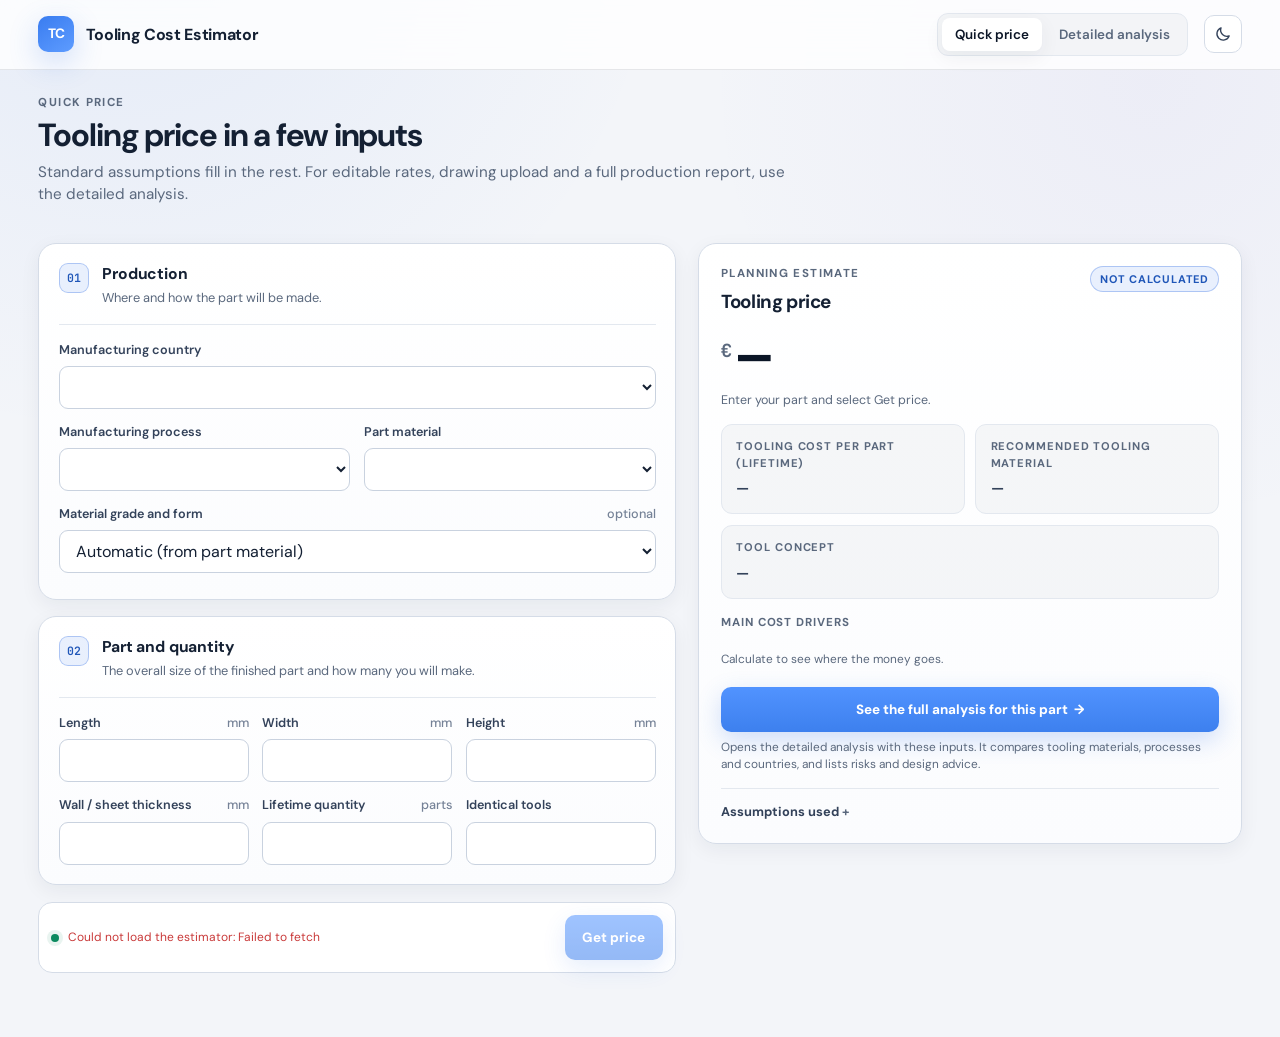
<file: frontend/basic.html>
<!DOCTYPE html>
<html lang="en">
  <head>
    <meta charset="utf-8" />
    <meta name="viewport" content="width=device-width, initial-scale=1" />
    <meta name="color-scheme" content="light dark" />
    <title>Quick Tooling Price</title>
    <meta name="description" content="A quick planning price for the tooling of a part." />

    <link rel="preconnect" href="https://fonts.googleapis.com" />
    <link rel="preconnect" href="https://fonts.gstatic.com" crossorigin />
    <link
      href="https://fonts.googleapis.com/css2?family=DM+Sans:ital,opsz,wght@0,9..40,400;0,9..40,500;0,9..40,600;0,9..40,700&family=JetBrains+Mono:wght@400;500;600&display=swap"
      rel="stylesheet"
    />
    <link rel="stylesheet" href="styles.css" />
    <script src="common.js"></script>
  </head>

  <body>
    <div class="app-shell">
      <header class="app-header">
        <div class="app-header-inner">
          <a class="brand-link" href="index.html">
            <span class="brand-mark" aria-hidden="true">TC</span>
            <span class="brand-name">Tooling Cost Estimator</span>
          </a>
          <nav class="mode-nav" aria-label="Estimator mode">
            <a href="basic.html" aria-current="page">Quick price</a>
            <a href="advanced.html">Detailed analysis</a>
          </nav>
          <button type="button" class="theme-toggle" data-theme-toggle aria-label="Switch theme">
            <svg class="icon-sun" viewBox="0 0 24 24" aria-hidden="true"><circle cx="12" cy="12" r="4.2"/><path d="M12 2.5v2.2M12 19.3v2.2M4.6 4.6l1.6 1.6M17.8 17.8l1.6 1.6M2.5 12h2.2M19.3 12h2.2M4.6 19.4l1.6-1.6M17.8 6.2l1.6-1.6"/></svg>
            <svg class="icon-moon" viewBox="0 0 24 24" aria-hidden="true"><path d="M20.2 14.6A8.4 8.4 0 0 1 9.4 3.8a8.4 8.4 0 1 0 10.8 10.8Z"/></svg>
          </button>
        </div>
      </header>
      <div class="page-hero">
        <p class="eyebrow">Quick price</p>
        <h1>Tooling price in a few inputs</h1>
        <p class="header-copy">Standard assumptions fill in the rest. For editable rates, drawing upload and a full production report, use the detailed analysis.</p>
      </div>

      <main>
        <div class="overview-grid basic-grid">
          <form id="basic-form" class="input-column" novalidate>
            <section class="input-card">
              <div class="section-heading">
                <span class="step-number">01</span>
                <div>
                  <h2 class="card-title">Production</h2>
                  <p>Where and how the part will be made.</p>
                </div>
              </div>
              <div class="form-grid two-col">
                <div class="field field-span-2">
                  <label for="b-country">Manufacturing country</label>
                  <select id="b-country" required></select>
                </div>
                <div class="field">
                  <label for="b-process">Manufacturing process</label>
                  <select id="b-process" required></select>
                </div>
                <div class="field">
                  <label for="b-material">Part material</label>
                  <select id="b-material" required></select>
                </div>
              </div>
              <div class="form-grid two-col basic-detail">
                <div class="field field-span-2">
                  <label for="b-detail">Material grade and form <span class="unit">optional</span></label>
                  <select id="b-detail"><option value="">Automatic (from part material)</option></select>
                </div>
              </div>
              <p id="b-process-note" class="field-help"></p>
            </section>

            <section class="input-card">
              <div class="section-heading">
                <span class="step-number">02</span>
                <div>
                  <h2 class="card-title">Part and quantity</h2>
                  <p>The overall size of the finished part and how many you will make.</p>
                </div>
              </div>
              <div class="form-grid three-col">
                <div class="field">
                  <label for="b-l">Length <span class="unit">mm</span></label>
                  <input id="b-l" type="number" min="0" step="any" inputmode="decimal" required />
                </div>
                <div class="field">
                  <label for="b-w">Width <span class="unit">mm</span></label>
                  <input id="b-w" type="number" min="0" step="any" inputmode="decimal" required />
                </div>
                <div class="field">
                  <label for="b-h">Height <span class="unit">mm</span></label>
                  <input id="b-h" type="number" min="0" step="any" inputmode="decimal" required />
                </div>
              </div>
              <div class="form-grid three-col">
                <div class="field">
                  <label for="b-t">Wall / sheet thickness <span class="unit">mm</span></label>
                  <input id="b-t" type="number" min="0" step="any" inputmode="decimal" required />
                </div>
                <div class="field">
                  <label for="b-qty">Lifetime quantity <span class="unit">parts</span></label>
                  <input id="b-qty" type="number" min="1" step="1" inputmode="numeric" required />
                </div>
                <div class="field">
                  <label for="b-sets" id="b-sets-label">Identical tools</label>
                  <input id="b-sets" type="number" min="1" max="30" step="1" inputmode="numeric" required />
                </div>
              </div>
            </section>

            <div class="calculate-bar">
              <div class="calculate-status-wrap">
                <span class="status-dot" aria-hidden="true"></span>
                <p id="b-status" class="calc-status" aria-live="polite">Loading…</p>
              </div>
              <button id="b-submit" type="submit" class="calculate-btn" disabled>Get price</button>
            </div>
          </form>

          <aside class="results-column">
            <section class="result-card price-card" aria-labelledby="b-price-heading">
              <div class="result-card-header">
                <div>
                  <p class="eyebrow">Planning estimate</p>
                  <h2 id="b-price-heading">Tooling price</h2>
                </div>
                <span id="b-state" class="status-chip accent" aria-live="polite">Not calculated</span>
              </div>
              <div class="price-hero">
                <span id="b-currency" class="currency">€</span>
                <strong id="b-price">—</strong>
              </div>
              <p id="b-range" class="price-caption">Enter your part and select Get price.</p>
              <p id="b-currency-note" class="field-help"></p>

              <div class="result-summary-grid basic-tiles">
                <div class="summary-tile"><span>Tooling cost per part (lifetime)</span><strong id="b-per-part">—</strong></div>
                <div class="summary-tile"><span>Recommended tooling material</span><strong id="b-tool-material">—</strong></div>
                <div class="summary-tile wide"><span>Tool concept</span><strong id="b-concept">—</strong></div>
              </div>

              <div id="b-matrix" class="matrix-callout" hidden>
                <span>Recommended route at your quantity</span>
                <strong id="b-matrix-route"></strong>
                <small id="b-matrix-note"></small>
              </div>

              <h3 class="mini-heading">Main cost drivers</h3>
              <div id="b-drivers" class="bar-list"><p class="field-help">Calculate to see where the money goes.</p></div>

              <a id="b-advanced" class="calculate-btn link-btn" href="advanced.html">See the full analysis for this part <span aria-hidden="true">→</span></a>
              <p class="field-help">Opens the detailed analysis with these inputs. It compares tooling materials, processes and countries, and lists risks and design advice.</p>

              <details class="technical-details">
                <summary>Assumptions used</summary>
                <ul class="recommendation-list method-notes">
                  <li>Complete-tool estimate: working components, construction hours, design, tool base and standard parts, assembly and tryout. Hot runners and machine-specific automation are not included.</li>
                  <li>Cost per part includes replacement working components when the quantity exceeds their typical life.</li>
                  <li>Labour and machine rates are the selected country's defaults.</li>
                  <li>Standard tolerance and surface finish, no extra corrosion or abrasion protection.</li>
                  <li>No cooling system and no transport cost.</li>
                  <li>European countries are costed in euros. China and India are costed in US dollars; EUR benchmarks are converted at the European Central Bank reference rate.</li>
                  <li>The range reflects the typical accuracy of an early estimate (−20% to +30%). It is not a statistical confidence interval.</li>
                </ul>
              </details>
            </section>
          </aside>
        </div>
      </main>
    </div>
    <script src="basic.js"></script>
  </body>
</html>
</file>
<file: frontend/styles.css>
:root {
  --radius-lg: 18px;
  --radius-md: 12px;
  --radius-sm: 9px;
  --font: "DM Sans", "Segoe UI", system-ui, sans-serif;
  --mono: "JetBrains Mono", "SF Mono", ui-monospace, monospace;
  color-scheme: light;
  --bg: #f3f5f9;
  --bg-soft: #edf1f6;
  --surface: #ffffff;
  --surface-raised: #ffffff;
  --surface-soft: #f6f8fb;
  --surface-hover: #edf2fa;
  --border: #d5dce7;
  --border-soft: #e3e8ef;
  --text: #142033;
  --text-strong: #0b1526;
  --text-soft: #33425a;
  --muted: #5a687d;
  --muted-2: #758297;
  --accent: #2f6fe4;
  --accent-hover: #245bc0;
  --accent-text: #1f56b8;
  --link-hover: #1d4ea6;
  --accent-soft: rgba(47, 111, 228, 0.1);
  --accent-faint: rgba(47, 111, 228, 0.05);
  --accent-border: rgba(47, 111, 228, 0.32);
  --accent-shadow: rgba(47, 111, 228, 0.22);
  --focus-ring: rgba(47, 111, 228, 0.18);
  --ok: #0c8a5f;
  --ok-soft: rgba(12, 138, 95, 0.09);
  --warn: #a5670a;
  --danger: #c93a3a;
  --tint: rgba(15, 30, 60, 0.035);
  --inset-bg: rgba(15, 30, 60, 0.035);
  --header-bg: rgba(255, 255, 255, 0.8);
  --header-border: rgba(20, 32, 51, 0.1);
  --tabs-bg: rgba(255, 255, 255, 0.92);
  --sticky-bg: rgba(255, 255, 255, 0.95);
  --card-grad-1: #ffffff;
  --card-grad-2: #fbfcfe;
  --glow-1: rgba(47, 111, 228, 0.08);
  --glow-2: rgba(110, 90, 200, 0.05);
  --input-bg: #ffffff;
  --input-bg-focus: #ffffff;
  --input-border: #c9d2df;
  --input-border-hover: #a9b6c8;
  --placeholder: #93a0b3;
  --shadow-lg: 0 20px 50px rgba(20, 32, 51, 0.08);
  --shadow-sm: 0 6px 20px rgba(20, 32, 51, 0.06);
}

/* Dark theme: follows the system unless the visitor picked a theme. */
@media (prefers-color-scheme: dark) {
  :root:not([data-theme="light"]) {
  color-scheme: dark;
  --bg: #0b1016;
  --bg-soft: #0f151d;
  --surface: #131b26;
  --surface-raised: #182231;
  --surface-soft: #101821;
  --surface-hover: #1d2938;
  --border: #273548;
  --border-soft: #202c3b;
  --text: #edf3fb;
  --text-strong: #ffffff;
  --text-soft: #c5d0df;
  --muted: #8597ad;
  --muted-2: #64748b;
  --accent: #4c8dff;
  --accent-hover: #6ba0ff;
  --accent-text: #9ec0ff;
  --link-hover: #8db5ff;
  --accent-soft: rgba(76, 141, 255, 0.12);
  --accent-faint: rgba(76, 141, 255, 0.065);
  --accent-border: rgba(76, 141, 255, 0.35);
  --accent-shadow: rgba(61, 128, 238, 0.24);
  --focus-ring: rgba(76, 141, 255, 0.14);
  --ok: #42d6a4;
  --ok-soft: rgba(66, 214, 164, 0.1);
  --warn: #f4bd4c;
  --danger: #ff7474;
  --tint: rgba(255, 255, 255, 0.03);
  --inset-bg: rgba(8, 13, 18, 0.3);
  --header-bg: rgba(11, 16, 22, 0.72);
  --header-border: rgba(39, 53, 72, 0.8);
  --tabs-bg: rgba(11, 16, 22, 0.9);
  --sticky-bg: rgba(15, 21, 29, 0.93);
  --card-grad-1: rgba(24, 34, 49, 0.96);
  --card-grad-2: rgba(19, 27, 38, 0.98);
  --glow-1: rgba(62, 115, 196, 0.16);
  --glow-2: rgba(88, 70, 175, 0.09);
  --input-bg: #0d141c;
  --input-bg-focus: #0f1721;
  --input-border: #314156;
  --input-border-hover: #41546c;
  --placeholder: #526279;
  --shadow-lg: 0 28px 70px rgba(0, 0, 0, 0.28);
  --shadow-sm: 0 10px 30px rgba(0, 0, 0, 0.16);
  }
}

:root[data-theme="dark"] {
  color-scheme: dark;
  --bg: #0b1016;
  --bg-soft: #0f151d;
  --surface: #131b26;
  --surface-raised: #182231;
  --surface-soft: #101821;
  --surface-hover: #1d2938;
  --border: #273548;
  --border-soft: #202c3b;
  --text: #edf3fb;
  --text-strong: #ffffff;
  --text-soft: #c5d0df;
  --muted: #8597ad;
  --muted-2: #64748b;
  --accent: #4c8dff;
  --accent-hover: #6ba0ff;
  --accent-text: #9ec0ff;
  --link-hover: #8db5ff;
  --accent-soft: rgba(76, 141, 255, 0.12);
  --accent-faint: rgba(76, 141, 255, 0.065);
  --accent-border: rgba(76, 141, 255, 0.35);
  --accent-shadow: rgba(61, 128, 238, 0.24);
  --focus-ring: rgba(76, 141, 255, 0.14);
  --ok: #42d6a4;
  --ok-soft: rgba(66, 214, 164, 0.1);
  --warn: #f4bd4c;
  --danger: #ff7474;
  --tint: rgba(255, 255, 255, 0.03);
  --inset-bg: rgba(8, 13, 18, 0.3);
  --header-bg: rgba(11, 16, 22, 0.72);
  --header-border: rgba(39, 53, 72, 0.8);
  --tabs-bg: rgba(11, 16, 22, 0.9);
  --sticky-bg: rgba(15, 21, 29, 0.93);
  --card-grad-1: rgba(24, 34, 49, 0.96);
  --card-grad-2: rgba(19, 27, 38, 0.98);
  --glow-1: rgba(62, 115, 196, 0.16);
  --glow-2: rgba(88, 70, 175, 0.09);
  --input-bg: #0d141c;
  --input-bg-focus: #0f1721;
  --input-border: #314156;
  --input-border-hover: #41546c;
  --placeholder: #526279;
  --shadow-lg: 0 28px 70px rgba(0, 0, 0, 0.28);
  --shadow-sm: 0 10px 30px rgba(0, 0, 0, 0.16);
}

*,
*::before,
*::after {
  box-sizing: border-box;
}

html {
  font-size: 16px;
  -webkit-font-smoothing: antialiased;
  scroll-behavior: smooth;
}

body {
  margin: 0;
  min-height: 100vh;
  font-family: var(--font);
  color: var(--text);
  line-height: 1.45;
  background:
    radial-gradient(circle at 10% -10%, var(--glow-1), transparent 34rem),
    radial-gradient(circle at 90% 8%, var(--glow-2), transparent 28rem),
    var(--bg);
}

button,
input,
select {
  font: inherit;
}

button,
summary,
select {
  -webkit-tap-highlight-color: transparent;
}

a {
  color: var(--accent-hover);
  text-decoration: none;
}

a:hover {
  color: var(--link-hover);
}

.app-shell {
  min-height: 100vh;
}

.app-header {
  border-bottom: 1px solid var(--header-border);
  background: var(--header-bg);
  backdrop-filter: blur(16px);
}

.brand-block {
  max-width: 1440px;
  margin: 0 auto;
  padding: 1.7rem clamp(1rem, 3vw, 2.5rem) 1.5rem;
  display: flex;
  align-items: flex-start;
  gap: 1rem;
}

.brand-mark {
  width: 44px;
  height: 44px;
  flex: 0 0 44px;
  border-radius: 12px;
  display: grid;
  place-items: center;
  font-weight: 700;
  letter-spacing: -0.04em;
  color: white;
  background: linear-gradient(145deg, #397cf0, #5e9cff);
  box-shadow: 0 10px 30px var(--accent-shadow);
}

.eyebrow {
  margin: 0 0 0.35rem;
  font-size: 0.72rem;
  font-weight: 700;
  text-transform: uppercase;
  letter-spacing: 0.12em;
  color: var(--muted);
}

.app-header h1 {
  margin: 0;
  font-size: clamp(1.45rem, 3vw, 2rem);
  line-height: 1.1;
  letter-spacing: -0.035em;
}

.header-copy {
  margin: 0.5rem 0 0;
  max-width: 760px;
  color: var(--muted);
  font-size: 0.95rem;
}

.tabs {
  position: sticky;
  top: 0;
  z-index: 30;
  border-bottom: 1px solid var(--border-soft);
  background: var(--tabs-bg);
  backdrop-filter: blur(16px);
}

.tabs-inner {
  max-width: 1440px;
  margin: 0 auto;
  padding: 0.65rem clamp(1rem, 3vw, 2.5rem);
  display: flex;
  gap: 0.35rem;
  overflow-x: auto;
  scrollbar-width: none;
}

.tabs-inner::-webkit-scrollbar {
  display: none;
}

.tabs button {
  flex: 0 0 auto;
  border: 1px solid transparent;
  border-radius: 9px;
  padding: 0.58rem 0.85rem;
  background: transparent;
  color: var(--muted);
  font-weight: 600;
  font-size: 0.86rem;
  cursor: pointer;
  transition: 0.16s ease;
}

.tabs button:hover {
  color: var(--text);
  background: var(--tint);
}

.tabs button[aria-selected="true"] {
  color: var(--text-strong);
  background: var(--accent-soft);
  border-color: var(--accent-border);
}

main {
  max-width: 1440px;
  margin: 0 auto;
  padding: 1.5rem clamp(1rem, 3vw, 2.5rem) 4rem;
}

.panel {
  display: none;
}

.panel.active {
  display: block;
  animation: panel-in 0.18s ease;
}

@keyframes panel-in {
  from { opacity: 0; transform: translateY(4px); }
  to { opacity: 1; transform: translateY(0); }
}

.overview-grid {
  display: grid;
  grid-template-columns: minmax(0, 1.08fr) minmax(420px, 0.92fr);
  gap: 1.4rem;
  align-items: start;
}

.input-column,
.results-column {
  min-width: 0;
}

.results-column {
  display: grid;
  gap: 1.2rem;
}

@media (min-width: 1100px) {
  .price-card {
    position: static;
  }
}

.section-intro,
.result-card-header {
  display: flex;
  align-items: flex-start;
  justify-content: space-between;
  gap: 1rem;
}

.section-intro {
  margin-bottom: 1rem;
}

.section-intro h2,
.result-card h2 {
  margin: 0;
  font-size: 1.18rem;
  letter-spacing: -0.02em;
}

.status-chip,
.mini-badge,
.summary-meta {
  display: inline-flex;
  align-items: center;
  width: max-content;
  border: 1px solid var(--border);
  border-radius: 999px;
  padding: 0.25rem 0.55rem;
  color: var(--muted);
  font-size: 0.69rem;
  font-weight: 700;
  text-transform: uppercase;
  letter-spacing: 0.08em;
  white-space: nowrap;
}

.status-chip.accent {
  color: var(--accent-text);
  border-color: var(--accent-border);
  background: var(--accent-soft);
}

.input-card,
.result-card,
.reference-card,
.details-card {
  border: 1px solid var(--border);
  background: linear-gradient(180deg, var(--card-grad-1), var(--card-grad-2));
  box-shadow: var(--shadow-sm);
}

.input-card,
.result-card,
.reference-card {
  border-radius: var(--radius-lg);
}

.input-card {
  padding: 1.2rem;
  margin-bottom: 1rem;
}

.result-card {
  padding: 1.35rem;
}

.section-heading {
  display: flex;
  gap: 0.85rem;
  align-items: flex-start;
  padding-bottom: 1rem;
  margin-bottom: 1rem;
  border-bottom: 1px solid var(--border-soft);
}

.step-number {
  width: 30px;
  height: 30px;
  flex: 0 0 30px;
  border-radius: 9px;
  display: grid;
  place-items: center;
  color: var(--accent-text);
  background: var(--accent-soft);
  border: 1px solid var(--accent-border);
  font-family: var(--mono);
  font-size: 0.72rem;
  font-weight: 600;
}

.section-heading h3,
.recommendation-section h3 {
  margin: 0;
  font-size: 0.98rem;
  letter-spacing: -0.01em;
}

.section-heading p {
  margin: 0.22rem 0 0;
  color: var(--muted);
  font-size: 0.8rem;
}

.form-grid {
  display: grid;
  gap: 0.85rem;
}

.form-grid.two-col {
  grid-template-columns: repeat(2, minmax(0, 1fr));
}

.form-grid.three-col {
  grid-template-columns: repeat(3, minmax(0, 1fr));
}

.field-span-2 {
  grid-column: span 2;
}

.field {
  min-width: 0;
}

.field label {
  display: flex;
  align-items: baseline;
  justify-content: space-between;
  gap: 0.4rem;
  margin-bottom: 0.42rem;
  color: var(--text-soft);
  font-size: 0.79rem;
  font-weight: 600;
}

.unit {
  color: var(--muted-2);
  font-weight: 500;
}

.field input[type="number"],
.field select {
  width: 100%;
  height: 43px;
  padding: 0 0.78rem;
  border: 1px solid var(--input-border);
  border-radius: var(--radius-sm);
  background: var(--input-bg);
  color: var(--text);
  outline: none;
  transition: border-color .15s ease, box-shadow .15s ease, background .15s ease;
}

.field input[type="number"]:hover,
.field select:hover {
  border-color: var(--input-border-hover);
}

.field input:focus,
.field select:focus {
  border-color: var(--accent);
  box-shadow: 0 0 0 3px var(--focus-ring);
  background: var(--input-bg-focus);
}

.field input::placeholder {
  color: var(--placeholder);
}

.field-help {
  margin: 0.42rem 0 0;
  color: var(--muted);
  font-size: 0.74rem;
}

.field-help.standalone {
  margin: 0 0 1rem;
}

.field-muted {
  opacity: 0.66;
}

.dimension-block {
  margin-top: 1rem;
  padding-top: 1rem;
  border-top: 1px solid var(--border-soft);
}

.mini-heading {
  margin: 0 0 0.7rem;
  color: var(--muted);
  font-size: 0.72rem;
  font-weight: 700;
  text-transform: uppercase;
  letter-spacing: 0.08em;
}

.dim-row {
  display: grid;
  grid-template-columns: repeat(3, minmax(0, 1fr));
  gap: 0.75rem;
}

.details-card {
  border-radius: 14px;
  overflow: hidden;
  margin-bottom: 1rem;
}

.details-card summary,
.technical-details summary {
  list-style: none;
  cursor: pointer;
  user-select: none;
}

.details-card summary::-webkit-details-marker,
.technical-details summary::-webkit-details-marker {
  display: none;
}

.details-card > summary {
  min-height: 52px;
  padding: 0.82rem 1rem;
  display: flex;
  align-items: center;
  justify-content: space-between;
  gap: 1rem;
  color: var(--text-soft);
  font-size: 0.86rem;
  font-weight: 700;
}

.details-card > summary::before {
  content: "+";
  width: 22px;
  height: 22px;
  flex: 0 0 22px;
  display: grid;
  place-items: center;
  border-radius: 6px;
  background: var(--tint);
  color: var(--muted);
  margin-right: -0.2rem;
}

.details-card[open] > summary::before {
  content: "−";
}

.details-card > summary > span:first-of-type {
  flex: 1;
}

.details-card[open] > summary {
  border-bottom: 1px solid var(--border-soft);
}

.details-body {
  padding: 1rem;
}

.inline-callout,
.model-note {
  border: 1px solid var(--accent-border);
  border-left: 3px solid var(--accent);
  border-radius: 10px;
  background: var(--accent-faint);
  color: var(--muted);
  font-size: 0.78rem;
  line-height: 1.55;
}

.inline-callout {
  padding: 0.75rem 0.85rem;
  margin-bottom: 1rem;
}

.assumption-section + .assumption-section {
  margin-top: 1rem;
  padding-top: 1rem;
  border-top: 1px solid var(--border-soft);
}

.secondary-btn {
  border: 1px solid var(--input-border);
  border-radius: 9px;
  padding: 0.58rem 0.8rem;
  background: var(--input-bg);
  color: var(--text-soft);
  font-weight: 700;
  font-size: 0.78rem;
  cursor: pointer;
  transition: 0.15s ease;
}

.secondary-btn:hover {
  border-color: var(--input-border-hover);
  color: var(--text);
  background: var(--surface-hover);
}

.calculate-bar {
  position: sticky;
  bottom: 0.75rem;
  z-index: 20;
  display: grid;
  grid-template-columns: 1fr auto;
  gap: 0.9rem;
  align-items: center;
  padding: 0.75rem;
  margin-top: 1.1rem;
  border: 1px solid var(--border);
  border-radius: 14px;
  background: var(--sticky-bg);
  backdrop-filter: blur(16px);
  box-shadow: var(--shadow-lg);
}

.calculate-status-wrap {
  min-width: 0;
  display: flex;
  align-items: center;
  gap: 0.55rem;
}

.status-dot {
  width: 8px;
  height: 8px;
  flex: 0 0 8px;
  border-radius: 50%;
  background: var(--ok);
  box-shadow: 0 0 0 4px var(--ok-soft);
}

.calc-status {
  margin: 0;
  color: var(--muted);
  font-size: 0.75rem;
  white-space: nowrap;
  overflow: hidden;
  text-overflow: ellipsis;
}

.calc-status.err {
  color: var(--danger);
}

.calculate-btn {
  min-height: 45px;
  border: 0;
  border-radius: 10px;
  padding: 0 1.1rem;
  color: white;
  background: linear-gradient(180deg, #5193ff, #3d80ee);
  font-size: 0.84rem;
  font-weight: 800;
  cursor: pointer;
  box-shadow: 0 8px 24px var(--accent-shadow);
  transition: transform .15s ease, filter .15s ease, opacity .15s ease;
}

.calculate-btn:hover {
  filter: brightness(1.08);
  transform: translateY(-1px);
}

.calculate-btn:active {
  transform: translateY(0);
}

.calculate-btn:disabled {
  opacity: .55;
  cursor: wait;
  transform: none;
}

.price-card {
  overflow: hidden;
}

.price-hero {
  display: flex;
  align-items: flex-start;
  gap: 0.35rem;
  margin: 1.4rem 0 0;
}

.price-hero .currency {
  margin-top: 0.5rem;
  color: var(--warn);
  font-family: var(--mono);
  font-size: 1.15rem;
  font-weight: 600;
}

.price-hero strong {
  color: var(--warn);
  font-family: var(--mono);
  font-size: clamp(2.2rem, 6vw, 3.4rem);
  line-height: 1;
  letter-spacing: -0.06em;
}

.price-caption {
  margin: 0.45rem 0 1.25rem;
  color: var(--muted);
  font-size: 0.78rem;
}

.result-summary-grid {
  display: grid;
  grid-template-columns: 1fr;
  gap: 0.65rem;
  margin-bottom: 1rem;
}

.summary-tile {
  padding: 0.85rem 0.9rem;
  border: 1px solid var(--border-soft);
  border-radius: 11px;
  background: var(--inset-bg);
}

.summary-tile span,
.material-hero span {
  display: block;
  margin-bottom: 0.35rem;
  color: var(--muted);
  font-size: 0.7rem;
  font-weight: 700;
  text-transform: uppercase;
  letter-spacing: 0.08em;
}

.summary-tile strong {
  color: var(--text-soft);
  font-size: 0.9rem;
  font-weight: 700;
}

.model-note {
  padding: 0.78rem 0.85rem;
  margin-top: 0.85rem;
}

.model-note.small {
  margin-top: 1.1rem;
}

.technical-details {
  margin-top: 0.9rem;
  border-top: 1px solid var(--border-soft);
}

.technical-details > summary {
  padding: 0.9rem 0 0;
  color: var(--text-soft);
  font-size: 0.8rem;
  font-weight: 700;
}

.technical-details > summary::after {
  content: " +";
  color: var(--muted);
}

.technical-details[open] > summary::after {
  content: " −";
}

.technical-details .details-body {
  padding: 0.85rem 0 0;
}

.outputs-table,
.ref-table {
  width: 100%;
  border-collapse: collapse;
}

.outputs-table {
  font-size: 0.79rem;
}

.outputs-table th,
.outputs-table td {
  padding: 0.62rem 0.15rem;
  border-bottom: 1px solid var(--border-soft);
}

.outputs-table th {
  text-align: left;
  color: var(--muted);
  font-weight: 500;
}

.outputs-table td.num {
  text-align: right;
  color: var(--ok);
  font-family: var(--mono);
}

.block-table {
  min-width: 880px;
  table-layout: fixed;
}

.block-table th:nth-child(1) { width: 220px; }
.block-table th:nth-child(2) { width: 90px; }
.block-table th:nth-child(3) { width: 60px; }
.block-table th:nth-child(4) { width: 230px; }
.block-table th:nth-child(5) { width: 280px; }

.block-table th,
.block-table td {
  vertical-align: top;
  padding-right: 12px;
}

.block-table td span {
  display: block;
  margin-top: 0.25rem;
  color: var(--muted);
  font-size: 0.73rem;
  line-height: 1.4;
}

/* Raw stock: the stock size stays on one line; the envelope and cost lines wrap inside the column. */
.block-table td.num {
  text-align: left;
  white-space: normal;
}

.block-table td.num .stock-size {
  white-space: nowrap;
}

.material-hero {
  margin: 1.2rem 0;
  padding: 1rem;
  border: 1px solid var(--accent-border);
  border-radius: 12px;
  background: linear-gradient(135deg, rgba(76,141,255,.10), rgba(76,141,255,.03));
}

.material-hero strong {
  display: block;
  color: var(--text);
  font-size: 1.12rem;
  line-height: 1.25;
}

.confidence-badge {
  display: inline-flex;
  align-items: center;
  justify-content: center;
  min-width: 56px;
  border-radius: 999px;
  padding: 0.34rem 0.6rem;
  border: 1px solid var(--border);
  color: var(--muted);
  background: var(--tint);
  font-size: 0.71rem;
  text-transform: uppercase;
  letter-spacing: 0.07em;
}

.confidence-badge[data-level="high"] {
  color: var(--ok);
  border-color: rgba(66,214,164,.28);
  background: rgba(66,214,164,.07);
}

.confidence-badge[data-level="medium"] {
  color: var(--warn);
  border-color: rgba(244,189,76,.28);
  background: rgba(244,189,76,.07);
}

.route-heading-row,
.section-title-row {
  display: flex;
  align-items: center;
  justify-content: space-between;
  gap: 1rem;
}

.route-heading-row {
  margin: 1.1rem 0 0.7rem;
}

.route-heading-row .mini-heading {
  margin: 0;
}

.route-total-pill {
  border: 1px solid var(--border);
  border-radius: 999px;
  padding: 0.28rem 0.58rem;
  color: var(--muted);
  font-size: 0.7rem;
}

.route-total-pill strong {
  color: var(--ok);
  font-family: var(--mono);
}

#route-total.err {
  color: var(--danger);
}

.recommendation-section {
  padding-top: 1.2rem;
  margin-top: 1.2rem;
  border-top: 1px solid var(--border-soft);
}

.recommendation-section h3 {
  margin-bottom: 0.75rem;
}

.recommendation-list {
  margin: 0;
  color: var(--text-soft);
  font-size: 0.83rem;
}

.reason-list,
.recommendation-route {
  padding-left: 1.15rem;
}

.reason-list li,
.recommendation-route li {
  margin: 0.42rem 0;
  padding-left: 0.15rem;
}

.chip-list {
  list-style: none;
  padding: 0;
  display: flex;
  flex-wrap: wrap;
  gap: 0.45rem;
}

.chip-list li {
  padding: 0.38rem 0.62rem;
  border: 1px solid var(--input-border);
  border-radius: 999px;
  background: var(--tint);
  color: var(--text-soft);
  font-size: 0.74rem;
}

.recommendation-route {
  list-style: none;
  counter-reset: route;
  padding: 0;
}

.recommendation-route li {
  counter-increment: route;
  position: relative;
  min-height: 36px;
  margin: 0;
  padding: 0.4rem 0 0.4rem 2.5rem;
}

.recommendation-route li::before {
  content: counter(route);
  position: absolute;
  left: 0;
  top: 0.28rem;
  width: 26px;
  height: 26px;
  display: grid;
  place-items: center;
  border: 1px solid var(--accent-border);
  border-radius: 8px;
  color: var(--accent-text);
  background: var(--accent-soft);
  font-family: var(--mono);
  font-size: 0.7rem;
  font-weight: 600;
}

.recommendation-route li:not(:last-child)::after {
  content: "";
  position: absolute;
  left: 12px;
  top: 29px;
  width: 1px;
  height: 12px;
  background: var(--border);
}

.reference-shell {
  max-width: 1000px;
  margin: 0 auto;
}

.reference-intro {
  margin-bottom: 1rem;
}

.reference-card {
  padding: 1.3rem;
}

.reference-copy {
  margin: 0 0 1rem;
  color: var(--muted);
  font-size: 0.86rem;
}

.reference-stats {
  display: grid;
  grid-template-columns: repeat(4, minmax(0,1fr));
  gap: 0.7rem;
  margin-bottom: 1rem;
}

.reference-stats div {
  padding: 0.85rem;
  border: 1px solid var(--border-soft);
  border-radius: 11px;
  background: var(--inset-bg);
}

.reference-stats span {
  display: block;
  color: var(--muted);
  font-size: 0.7rem;
  margin-bottom: 0.3rem;
}

.reference-stats strong {
  color: var(--text-soft);
  font-size: 0.86rem;
}

.table-wrap {
  overflow-x: auto;
}

.ref-table {
  min-width: 620px;
  font-size: 0.82rem;
}

.ref-table th,
.ref-table td {
  padding: 0.72rem 0.75rem;
  border-bottom: 1px solid var(--border-soft);
  text-align: left;
}

.ref-table th {
  color: var(--muted);
  font-size: 0.71rem;
  text-transform: uppercase;
  letter-spacing: .06em;
}

.links-list {
  list-style: none;
  padding: 0;
  margin: 0;
}

.links-list li + li {
  border-top: 1px solid var(--border-soft);
}

.links-list a {
  display: flex;
  align-items: center;
  justify-content: space-between;
  gap: 1rem;
  padding: 0.9rem 0;
}

.links-list a span {
  color: var(--text-soft);
  font-weight: 700;
}

.links-list a small {
  color: var(--muted);
}

.err {
  color: var(--danger) !important;
}

@media (max-width: 1099px) {
  .overview-grid {
    grid-template-columns: 1fr;
  }

  .results-column {
    grid-row: auto;
  }
}

@media (max-width: 720px) {
  .brand-mark {
    display: none;
  }

  .brand-block {
    padding-top: 1.25rem;
  }

  main {
    padding-top: 1rem;
  }

  .form-grid.two-col,
  .form-grid.three-col,
  .dim-row,
  .reference-stats {
    grid-template-columns: 1fr;
  }

  .field-span-2 {
    grid-column: auto;
  }

  .calculate-bar {
    position: static;
    grid-template-columns: 1fr;
  }

  .calculate-btn {
    width: 100%;
  }

  .calc-status {
    white-space: normal;
  }

  .result-card,
  .input-card {
    padding: 1rem;
  }

  .reference-card {
    padding: 1rem;
  }
}

/* Editable assumptions and calculation state */
#reset-tooling-defaults, #reset-country-defaults, #reset-logistics { margin-top: 1.5rem; display: block; }
.field label { align-items: flex-start; flex-wrap: wrap; }
.field label .unit { margin-left: auto; white-space: nowrap; }
.field input[type="date"] { width: 100%; min-height: 43px; color: var(--text); background: var(--input-bg); border: 1px solid var(--input-border); border-radius: 9px; padding: .5rem; color-scheme: inherit; }
.field input.modified { border-color: var(--warn); background: rgba(244,189,76,.07); }
#country-defaults-flag.modified { color: var(--warn); border-color: var(--warn); }
.risk-list { padding-left: 1.15rem; }
.risk-list li { margin: .8rem 0; line-height: 1.5; }
.confidence-badge { text-transform: none; letter-spacing: normal; white-space: normal; text-align: center; }
.calc-status { white-space: normal; overflow: visible; }
#estimate-state[data-stale="true"] { color: var(--warn); border-color: var(--warn); }
#confidence-explanation { line-height: 1.6; }

.recommendation-card .result-card-header { flex-wrap: wrap; }
.summary-meta { white-space: normal; text-align: right; }
.component-editor {
  border-bottom: 1px solid var(--border, #41464d);
  padding: 12px 0;
}
.component-editor summary {
  cursor: pointer;
  font-weight: 600;
  overflow-wrap: anywhere;
}
.component-editor summary .summary-meta {
  display: inline-block;
  margin-left: 8px;
}
.component-editor .field,
.component-editor .form-grid {
  min-width: 0;
}
.component-editor label { overflow-wrap: anywhere; }
.component-editor h4 { margin: 20px 0 12px; }
.component-editor select { width: 100%; }
#workbook-results { margin-top: 20px; }
#workbook-results .technical-details { margin-top: 20px; }
#workbook-results .secondary-btn { margin-top: 20px; }
.estimate-warning { color: var(--warn); font-weight: 600; }
.estimate-warning:empty { display: none; }
.sizing-glossary dt { font-weight: 600; margin-top: 12px; }
.sizing-glossary dd { margin: 4px 0 12px; line-height: 1.5; }
.block-table td, .block-table th { overflow-wrap: anywhere; white-space: normal; }
[hidden] { display: none !important; }

/* =========================================================
   From drawing tab
   ========================================================= */
.drawing-shell { max-width: 1240px; margin: 0 auto; }
.drawing-grid { display: grid; grid-template-columns: minmax(0, 1fr) minmax(0, 1.1fr); gap: 1rem; align-items: start; }
.drawing-grid .input-card { margin-bottom: 0; }
.drawing-cost-card { margin-top: 1rem; }

.drop-zone {
  display: grid; justify-items: center; gap: 0.35rem; text-align: center;
  padding: 2.4rem 1rem; border: 1.5px dashed var(--input-border-hover); border-radius: var(--radius-md);
  background: var(--surface-soft); color: var(--text-soft); cursor: pointer;
  transition: border-color .15s ease, background .15s ease, padding .15s ease;
}
.drop-zone:hover, .drop-zone:focus-visible { border-color: var(--accent); background: var(--surface-hover); outline: none; }
.drop-zone.dragging { border-color: var(--accent); border-style: solid; background: var(--accent-soft); }
.drop-zone strong { color: var(--text); font-size: 0.95rem; }
.drop-zone .link-like { color: var(--accent-hover); font-weight: 700; text-decoration: underline; text-underline-offset: 3px; }
.drop-icon { width: 34px; height: 34px; color: var(--accent); margin-bottom: 0.25rem; }
.drop-hint { color: var(--muted); font-size: 0.74rem; margin-top: 0.25rem; }
.drop-zone.compact { grid-template-columns: auto auto; justify-content: center; align-items: center; padding: 0.8rem 1rem; gap: 0.25rem 0.6rem; }
.drop-zone.compact .drop-icon { width: 22px; height: 22px; margin: 0; grid-row: span 2; }
.drop-zone.compact .drop-hint { display: none; }

.drawing-preview { margin-top: 0.9rem; }
.upload-error { margin: 0.6rem 0 0; color: var(--danger); font-size: 0.78rem; }
.upload-error[hidden] { display: none; }
.drawing-preview-frame { border: 1px solid var(--border); border-radius: var(--radius-sm); background: #f4f6f9; overflow: hidden; aspect-ratio: 1.414 / 1; display: grid; place-items: center; }
.drawing-preview-frame img { width: 100%; height: 100%; object-fit: contain; display: block; }
.drawing-preview-frame iframe { width: 100%; height: 100%; border: 0; background: white; }
.preview-fallback { color: #38475a; font-size: 0.8rem; padding: 1rem; text-align: center; margin: 0; }
.drawing-file-row { display: flex; align-items: center; justify-content: space-between; gap: 0.75rem; margin-top: 0.6rem; flex-wrap: wrap; }
.drawing-file-name { color: var(--muted); font-size: 0.76rem; font-family: var(--mono); overflow-wrap: anywhere; }

.drawing-empty, .drawing-loading, .drawing-error { padding: 1.4rem 1rem; border-radius: var(--radius-md); font-size: 0.84rem; }
.drawing-empty { color: var(--muted); border: 1px dashed var(--border); text-align: center; }
.drawing-loading { display: flex; align-items: center; gap: 0.7rem; color: var(--text-soft); background: var(--accent-soft); border: 1px solid var(--accent-border); }
.drawing-error { color: var(--danger); background: rgba(255,116,116,.07); border: 1px solid rgba(255,116,116,.35); }
.drawing-empty[hidden], .drawing-loading[hidden], .drawing-error[hidden] { display: none; }
.spinner { width: 18px; height: 18px; flex: 0 0 18px; border-radius: 50%; border: 2px solid var(--accent-border); border-top-color: var(--accent); animation: spin .8s linear infinite; }
@keyframes spin { to { transform: rotate(360deg); } }
@media (prefers-reduced-motion: reduce) { .spinner { animation-duration: 2.4s; } }

.drawing-part-name { margin: 0 0 0.9rem; color: var(--text); font-weight: 700; font-size: 0.92rem; }
.drawing-part-name:empty { display: none; }
.drawing-dims { display: grid; grid-template-columns: repeat(3, minmax(0, 1fr)); gap: 0.8rem; margin-bottom: 0.9rem; }
.dim-source { margin: 0.4rem 0 0; color: var(--text-soft); font-size: 0.73rem; font-family: var(--mono); line-height: 1.45; }
.dim-source .evidence { display: block; color: var(--muted); font-family: var(--font); margin-top: 0.15rem; }
.dim-source .missing { color: var(--warn); font-family: var(--font); }
.dim-source strong { color: var(--text); }
.check-badge { display: inline-block; margin: 0.15rem 0 0; padding: 0.05rem 0.45rem; border-radius: 999px; font-family: var(--font); font-size: 0.66rem; font-weight: 600; border: 1px solid var(--border); color: var(--muted); white-space: nowrap; }
.check-badge[data-check="in_text_layer"] { color: var(--ok); border-color: rgba(66,214,164,.3); background: var(--ok-soft); }
.check-badge[data-check="not_in_text_layer"] { color: var(--warn); border-color: rgba(244,189,76,.4); background: rgba(244,189,76,.08); }
.drawing-warnings { margin: 0.9rem 0 0; padding-left: 1.1rem; color: var(--warn); font-size: 0.78rem; }
.drawing-warnings:empty { display: none; }
.drawing-warnings li + li { margin-top: 0.3rem; }
.drawing-all-dims { margin-top: 0.9rem; }
.drawing-all-dims td.mono { font-family: var(--mono); white-space: nowrap; }

.drawing-cost-grid { display: grid; grid-template-columns: minmax(0, 1.3fr) minmax(0, 1fr); gap: 1.4rem; align-items: start; }
.drawing-cost-result { display: grid; gap: 0.6rem; }
.drawing-cost-result .calculate-btn { width: 100%; }
.drawing-cost-result #drawing-calc-status { margin: 0; }
.drawing-cost-result #drawing-calc-status.err { color: var(--danger); }
.drawing-cost { padding: 1rem 1.1rem; border: 1px solid var(--border); border-radius: var(--radius-md); background: var(--surface-soft); }
.drawing-cost[hidden] { display: none; }
.drawing-cost .price-hero { margin-top: 0.4rem; }
.drawing-cost .price-caption { margin-bottom: 0.6rem; }
.drawing-cost .estimate-warning:empty { display: none; }
.drawing-cost.stale .price-hero { opacity: 0.45; }

@media (max-width: 1099px) {
  .drawing-grid, .drawing-cost-grid { grid-template-columns: 1fr; }
}
@media (max-width: 560px) {
  .drawing-dims { grid-template-columns: 1fr; }
  .drop-zone { padding: 1.6rem 0.8rem; }
}

/* =========================================================
   Header, mode switch and theme toggle (all pages)
   ========================================================= */

.app-header-inner {
  max-width: 1440px;
  margin: 0 auto;
  padding: 0.8rem clamp(1rem, 3vw, 2.5rem);
  display: flex;
  align-items: center;
  gap: 1rem;
}
.brand-link { display: flex; align-items: center; gap: 0.7rem; color: var(--text); min-width: 0; }
.brand-link:hover { color: var(--text-strong); }
.app-header .brand-mark { width: 36px; height: 36px; flex-basis: 36px; border-radius: 10px; font-size: 0.85rem; }
.brand-name { font-weight: 700; letter-spacing: -0.02em; white-space: nowrap; }
.mode-nav {
  margin-left: auto;
  display: flex;
  gap: 0.25rem;
  padding: 0.25rem;
  border: 1px solid var(--border-soft);
  border-radius: 11px;
  background: var(--tint);
}
.mode-nav a {
  padding: 0.42rem 0.8rem;
  border-radius: 8px;
  color: var(--muted);
  font-size: 0.84rem;
  font-weight: 600;
  white-space: nowrap;
}
.mode-nav a:hover { color: var(--text); }
.mode-nav a[aria-current="page"] { color: var(--text-strong); background: var(--surface); box-shadow: var(--shadow-sm); }
.theme-toggle {
  flex: 0 0 auto;
  width: 38px;
  height: 38px;
  display: grid;
  place-items: center;
  border: 1px solid var(--border);
  border-radius: 10px;
  color: var(--text-soft);
  background: var(--surface);
  cursor: pointer;
}
.theme-toggle:hover { border-color: var(--input-border-hover); color: var(--text); }
.theme-toggle:focus-visible, .mode-nav a:focus-visible, .mode-card:focus-visible { outline: 2px solid var(--accent); outline-offset: 2px; }
.theme-toggle svg { width: 18px; height: 18px; fill: none; stroke: currentColor; stroke-width: 1.8; stroke-linecap: round; stroke-linejoin: round; }
.theme-toggle .icon-moon { display: none; }
.theme-toggle[data-current="light"] .icon-sun { display: none; }
.theme-toggle[data-current="light"] .icon-moon { display: block; }

.page-hero {
  max-width: 1440px;
  margin: 0 auto;
  padding: 1.6rem clamp(1rem, 3vw, 2.5rem) 1.2rem;
}
.page-hero h1, .landing-intro h1 {
  margin: 0;
  font-size: clamp(1.45rem, 3vw, 2rem);
  line-height: 1.15;
  letter-spacing: -0.035em;
}

@media (max-width: 720px) {
  .app-header .brand-mark { display: grid; }
  .brand-name { display: none; }
  .mode-nav a { padding: 0.4rem 0.6rem; font-size: 0.8rem; }
}

/* =========================================================
   Landing page
   ========================================================= */

.landing { max-width: 1080px; padding-top: clamp(2rem, 6vw, 4.5rem); }
.landing-intro { text-align: center; max-width: 720px; margin: 0 auto 2.2rem; }
.landing-intro h1 { font-size: clamp(1.8rem, 4.5vw, 2.8rem); }
.landing-intro .header-copy { margin: 0.8rem auto 0; font-size: 1.02rem; }
.mode-cards { display: grid; grid-template-columns: repeat(2, minmax(0, 1fr)); gap: 1.2rem; }
.mode-card {
  display: flex;
  flex-direction: column;
  gap: 0.4rem;
  padding: clamp(1.2rem, 3vw, 1.8rem);
  border: 1px solid var(--border);
  border-radius: var(--radius-lg);
  color: var(--text);
  background: linear-gradient(180deg, var(--card-grad-1), var(--card-grad-2));
  box-shadow: var(--shadow-sm);
  transition: transform .16s ease, border-color .16s ease, box-shadow .16s ease;
}
.mode-card:hover { color: var(--text); transform: translateY(-2px); border-color: var(--accent-border); box-shadow: var(--shadow-lg); }
.mode-card.featured { border-color: var(--accent-border); }
.mode-card h2 { margin: 0; font-size: 1.5rem; letter-spacing: -0.03em; }
.mode-card p { margin: 0; color: var(--text-soft); }
.mode-card .eyebrow { margin: 0.6rem 0 0; }
.mode-icon {
  width: 44px;
  height: 44px;
  display: grid;
  place-items: center;
  border-radius: 12px;
  color: var(--accent-text);
  background: var(--accent-soft);
  border: 1px solid var(--accent-border);
}
.mode-icon svg { width: 22px; height: 22px; fill: none; stroke: currentColor; stroke-width: 1.8; stroke-linecap: round; stroke-linejoin: round; }
.mode-list { margin: 0.6rem 0 0.4rem; padding-left: 1.1rem; color: var(--text-soft); font-size: 0.9rem; line-height: 1.6; }
.mode-cta { margin-top: auto; padding-top: 0.6rem; color: var(--accent); font-weight: 700; }
.landing-note { margin: 1.6rem auto 0; text-align: center; color: var(--muted); font-size: 0.82rem; }
@media (max-width: 760px) { .mode-cards { grid-template-columns: 1fr; } }

/* =========================================================
   Quick price page
   ========================================================= */

.card-title { margin: 0; font-size: 0.98rem; letter-spacing: -0.01em; }
.basic-grid .form-grid + .form-grid { margin-top: 0.9rem; }
.basic-tiles { grid-template-columns: repeat(2, minmax(0, 1fr)); }
.basic-tiles .wide { grid-column: 1 / -1; }
.link-btn { display: flex; align-items: center; justify-content: center; gap: 0.4rem; margin-top: 1.2rem; text-align: center; }
.link-btn:hover { color: white; }
.field input[aria-invalid="true"] { border-color: var(--danger); }
@media (max-width: 480px) { .basic-tiles { grid-template-columns: 1fr; } }

/* =========================================================
   Charts: horizontal bars (cost drivers, countries)
   ========================================================= */

.bar-list { display: grid; gap: 0.7rem; margin-top: 0.8rem; }
.bar-label { display: flex; justify-content: space-between; gap: 0.8rem; font-size: 0.82rem; margin-bottom: 0.3rem; }
.bar-label span { color: var(--text-soft); }
.bar-label strong { font-family: var(--mono); font-weight: 500; font-size: 0.78rem; color: var(--text); white-space: nowrap; }
.bar-track { height: 8px; border-radius: 99px; background: var(--tint); overflow: hidden; }
.bar-fill { height: 100%; border-radius: 99px; background: var(--accent); opacity: 0.75; }
.bar-row.current .bar-fill { opacity: 1; background: var(--warn); }
.bar-row.current .bar-label span { color: var(--text); font-weight: 700; }

/* =========================================================
   Production report (advanced page)
   ========================================================= */

.report { margin-top: 2rem; display: grid; gap: 1.2rem; }
.report[hidden] { display: none; }
.report .result-card h3 { margin: 0 0 0.3rem; font-size: 1.05rem; letter-spacing: -0.015em; }
.report .result-card .eyebrow { margin-bottom: 0.2rem; }
.report-intro { padding-top: 1.2rem; border-top: 1px solid var(--border); }
#report-state[data-stale="true"] { color: var(--warn); border-color: var(--warn); }
.report-kpis { display: grid; grid-template-columns: repeat(4, minmax(0, 1fr)); gap: 0.8rem; }
.kpi {
  display: grid;
  gap: 0.25rem;
  padding: 1rem;
  border: 1px solid var(--border);
  border-radius: var(--radius-md);
  background: var(--surface);
}
.kpi span { color: var(--muted); font-size: 0.7rem; font-weight: 700; text-transform: uppercase; letter-spacing: 0.08em; }
.kpi strong { font-size: 1.15rem; line-height: 1.25; letter-spacing: -0.02em; }
.kpi small { color: var(--muted); font-size: 0.76rem; }
.report-grid { display: grid; grid-template-columns: repeat(2, minmax(0, 1fr)); gap: 1.2rem; align-items: start; }

.ai-card { border-color: var(--accent-border); background: linear-gradient(135deg, var(--accent-faint), transparent 60%), var(--surface); }
.ai-card .result-card-header { margin-bottom: 0.4rem; }
.ai-btn { margin: 0; white-space: nowrap; }
.ai-output h4 { margin: 1rem 0 0.2rem; font-size: 0.85rem; color: var(--text-soft); }
.ai-headline { margin: 0.4rem 0 0; font-size: 1.02rem; font-weight: 600; line-height: 1.5; }
.ai-output li { line-height: 1.55; }

.option-grid { display: grid; grid-template-columns: repeat(auto-fill, minmax(260px, 1fr)); gap: 0.8rem; margin-top: 0.9rem; }
.option-card {
  display: flex;
  flex-direction: column;
  gap: 0.45rem;
  padding: 0.95rem 1rem;
  border: 1px solid var(--border);
  border-radius: var(--radius-md);
  background: var(--surface-soft);
  font-size: 0.82rem;
}
.option-card.current { border-color: var(--accent-border); box-shadow: inset 0 0 0 1px var(--accent-border); }
.option-card header { display: flex; justify-content: space-between; align-items: flex-start; gap: 0.6rem; }
.option-card h4 { margin: 0; font-size: 0.92rem; line-height: 1.3; }
.option-card ul { margin: 0; padding-left: 1.05rem; color: var(--text-soft); line-height: 1.5; }
.option-card li + li { margin-top: 0.25rem; }
.option-price { margin: 0; font-family: var(--mono); font-size: 1.05rem; font-weight: 600; display: flex; flex-wrap: wrap; align-items: baseline; gap: 0.5rem; }
.option-price .muted, .muted { color: var(--muted); font-family: var(--font); font-size: 0.8rem; font-weight: 500; }
.option-meta { margin: 0; color: var(--muted); font-size: 0.76rem; }
.option-text { margin: 0; color: var(--text-soft); line-height: 1.5; }
.option-text strong { color: var(--text); }
.option-notes li { color: var(--warn); }
.option-facts { margin: 0.1rem 0; display: grid; grid-template-columns: repeat(2, minmax(0, 1fr)); gap: 0.45rem 0.8rem; }
.option-facts dt { color: var(--muted); font-size: 0.7rem; text-transform: uppercase; letter-spacing: 0.06em; font-weight: 700; }
.option-facts dd { margin: 0.1rem 0 0; font-family: var(--mono); font-size: 0.8rem; }
.fit-badge {
  flex: 0 0 auto;
  padding: 0.12rem 0.5rem;
  border-radius: 999px;
  border: 1px solid var(--border);
  font-size: 0.68rem;
  font-weight: 700;
  white-space: nowrap;
  color: var(--muted);
}
.fit-badge[data-fit="strong"] { color: var(--ok); border-color: var(--ok); background: var(--ok-soft); }
.fit-badge[data-fit="suitable"] { color: var(--accent-text); border-color: var(--accent-border); background: var(--accent-soft); }
.fit-badge[data-fit="limited"] { color: var(--warn); border-color: var(--warn); }
.delta { font-family: var(--mono); font-size: 0.74rem; font-weight: 600; padding: 0.05rem 0.4rem; border-radius: 6px; background: var(--tint); }
.delta.down { color: var(--ok); }
.delta.up { color: var(--danger); }
.delta.same { color: var(--muted); font-family: var(--font); }
.current-tag { font-family: var(--font); font-size: 0.68rem; font-weight: 700; color: var(--accent-text); background: var(--accent-soft); padding: 0.08rem 0.45rem; border-radius: 6px; }

.compare-table th span { display: block; margin-top: 0.15rem; color: var(--muted); font-size: 0.72rem; }
.compare-table thead th { font-size: 0.7rem; text-transform: uppercase; letter-spacing: 0.06em; font-weight: 700; }
.compare-table thead th.num { text-align: right; }
.compare-table tr.current th { color: var(--text); font-weight: 700; }
.compare-table td.num { color: var(--text); }
.compare-table tr.current td.num { color: var(--accent-text); font-weight: 600; }

.risk-table { margin: 0.6rem 0 0; display: grid; gap: 0.8rem; }
.risk-table > div { padding-bottom: 0.8rem; border-bottom: 1px solid var(--border-soft); }
.risk-table > div:last-child { border-bottom: 0; padding-bottom: 0; }
.risk-table dt { font-weight: 700; font-size: 0.88rem; }
.risk-table dd { margin: 0.25rem 0 0; color: var(--text-soft); font-size: 0.82rem; line-height: 1.5; }
.risk-table dd.mitigation strong { color: var(--ok); }
.method-notes { margin: 1rem 0 0; padding-left: 1.05rem; color: var(--muted); font-size: 0.76rem; line-height: 1.5; }

@media (max-width: 1099px) {
  .report-kpis { grid-template-columns: repeat(2, minmax(0, 1fr)); }
  .report-grid { grid-template-columns: 1fr; }
}
@media (max-width: 520px) {
  .report-kpis { grid-template-columns: 1fr; }
  .ai-card .result-card-header { flex-direction: column; }
  .bar-label { flex-direction: column; gap: 0.1rem; }
}

/* Process and tooling matrix */
.matrix-summary { margin: 0.4rem 0 0.8rem; color: var(--text-soft); font-size: 0.86rem; line-height: 1.6; }
.matrix-summary strong { color: var(--text); }
.matrix-table { min-width: 640px; }
.matrix-table td { color: var(--text-soft); vertical-align: top; }
.matrix-table td span:not(.current-tag) { display: block; margin-top: 0.15rem; color: var(--muted); font-size: 0.72rem; }
.matrix-table tr.current td { color: var(--text); font-weight: 600; }
.matrix-card .mini-heading { margin-top: 1rem; }
#rp-matrix-chip[data-match="true"] { color: var(--ok); border-color: var(--ok); }
#rp-matrix-chip[data-match="false"] { color: var(--warn); border-color: var(--warn); }
.matrix-callout { display: grid; gap: 0.25rem; margin: 0 0 1rem; padding: 0.85rem 0.9rem; border: 1px solid var(--accent-border); border-radius: 11px; background: var(--accent-faint); }
.matrix-callout[hidden] { display: none; }
.matrix-callout span { color: var(--muted); font-size: 0.7rem; font-weight: 700; text-transform: uppercase; letter-spacing: 0.08em; }
.matrix-callout strong { font-size: 0.92rem; }
.matrix-callout small { color: var(--text-soft); font-size: 0.76rem; line-height: 1.45; }
.matrix-callout[data-match="false"] { border-color: var(--warn); }
.basic-detail { margin-top: 0.9rem; }
/* Wide tables scroll inside their card instead of widening the report grid. */
.report { grid-template-columns: minmax(0, 1fr); }
.report > *, .report-grid > * { min-width: 0; }
.matrix-card .result-card-header, .report-intro { flex-wrap: wrap; gap: 0.6rem; }
.compare-table th .current-tag { display: inline-block; margin-top: 0.2rem; }
.life-kpis { grid-template-columns: repeat(3, minmax(0, 1fr)); margin: 0.6rem 0; } .compare-table td.num span { display: block; color: var(--muted); font-size: 0.7rem; } @media (max-width: 720px) { .life-kpis { grid-template-columns: 1fr; } }
.block-table td.num .stock-size { font-weight: 500; }

/* =========================================================
   Redesign: quieter visuals, summary bar, assumptions, charts
   ========================================================= */

/* Chart palette (validated: adjacent CVD and normal-vision separation in both themes). */
:root {
  --series-1: #2a78d6; --series-2: #eb6834; --series-3: #1baf7a;
  --series-4: #eda100; --series-5: #e87ba4; --series-6: #008300;
  --series-other: #a8a7a2;
}
@media (prefers-color-scheme: dark) {
  :root:not([data-theme="light"]) {
    --series-1: #3987e5; --series-2: #d95926; --series-3: #199e70;
    --series-4: #c98500; --series-5: #d55181; --series-6: #008300;
    --series-other: #6b6a66;
  }
}
:root[data-theme="dark"] {
  --series-1: #3987e5; --series-2: #d95926; --series-3: #199e70;
  --series-4: #c98500; --series-5: #d55181; --series-6: #008300;
  --series-other: #6b6a66;
}

/* Price: a neutral, confident number rather than a warning colour. */
.price-hero strong, .price-hero .currency { color: var(--text-strong); }
.price-hero .currency { color: var(--muted); }
.page-hero { padding-bottom: 0.9rem; }
.page-hero .header-copy { margin-top: 0.4rem; }
.column-heading { margin: 0 0 0.9rem; font-size: 1.05rem; letter-spacing: -0.015em; }
.calculate-bar { position: static; box-shadow: none; }

/* Units inside inputs */
.input-unit { position: relative; }
.input-unit input { padding-right: 3.6rem !important; }
.input-unit::after {
  content: attr(data-unit);
  position: absolute; right: 0.8rem; top: 50%; transform: translateY(-50%);
  color: var(--muted); font-size: 0.78rem; pointer-events: none;
}
.presets { display: flex; gap: 0.35rem; margin-top: 0.45rem; flex-wrap: wrap; }
.presets button {
  border: 1px solid var(--border); background: var(--surface-soft); color: var(--text-soft);
  border-radius: 999px; padding: 0.22rem 0.7rem; font-size: 0.78rem; font-weight: 600; cursor: pointer;
}
.presets button:hover { border-color: var(--accent-border); color: var(--text); }
.presets button:focus-visible, .try-btn:focus-visible, .ghost-btn:focus-visible, .link-button:focus-visible,
.collapse-toggle:focus-visible, .report-nav a:focus-visible, .stack-seg:focus-visible, .pt:focus-visible {
  outline: 2px solid var(--accent); outline-offset: 2px;
}

/* One assumptions card instead of several panels */
.assumptions-card {
  margin-top: 1rem; border: 1px solid var(--border); border-radius: var(--radius-lg); background: var(--surface);
}
.assumptions-card > summary {
  display: flex; align-items: center; gap: 0.6rem; flex-wrap: wrap; padding: 1rem 1.15rem; cursor: pointer; list-style: none;
}
.assumptions-card > summary::-webkit-details-marker { display: none; }
.assumptions-card > summary::after { content: "+"; margin-left: auto; color: var(--muted); font-size: 1.1rem; }
.assumptions-card[open] > summary::after { content: "–"; }
.assumptions-title { font-weight: 700; }
.assumptions-summary { color: var(--muted); font-size: 0.82rem; }
.edited-badge {
  color: var(--warn); border: 1px solid var(--warn); border-radius: 999px; padding: 0.05rem 0.5rem;
  font-size: 0.72rem; font-weight: 700;
}
.assumptions-body { padding: 0 1.15rem 1.15rem; border-top: 1px solid var(--border-soft); }
.assumption-group { padding-top: 1.1rem; margin-top: 1.1rem; border-top: 1px solid var(--border-soft); }
.assumption-group:first-of-type { border-top: 0; margin-top: 0.4rem; }
.assumption-group > h3 { margin: 0 0 0.6rem; font-size: 0.92rem; display: flex; align-items: center; gap: 0.6rem; flex-wrap: wrap; }
.assumption-group .details-card { border: 0; background: transparent; }

/* Summary bar: the answer stays visible while scrolling */
.summary-bar {
  position: sticky; top: 0; z-index: 35;
  background: var(--sticky-bg); backdrop-filter: blur(14px);
  border-bottom: 1px solid var(--border);
}
.summary-bar[hidden] { display: none; }
.summary-bar-inner {
  max-width: 1440px; margin: 0 auto; padding: 0.55rem clamp(1rem, 3vw, 2.5rem);
  display: flex; align-items: center; gap: 1.4rem; flex-wrap: wrap;
}
.sb-figure { display: grid; line-height: 1.2; }
.sb-figure span { color: var(--muted); font-size: 0.68rem; font-weight: 600; }
.sb-figure strong { font-family: var(--mono); font-size: 1rem; color: var(--text-strong); }
.sb-figure small { color: var(--muted); font-size: 0.7rem; }
.sb-price strong { font-size: 1.25rem; }
#sb-state[data-stale="true"] { color: var(--warn); border-color: var(--warn); }
.sb-change { display: flex; align-items: center; gap: 0.5rem; font-size: 0.8rem; color: var(--text-soft);
  background: var(--accent-soft); border: 1px solid var(--accent-border); border-radius: 999px; padding: 0.2rem 0.7rem; }
.sb-change[hidden] { display: none; }
.sb-actions { margin-left: auto; display: flex; gap: 0.4rem; align-items: center; }
.ghost-btn {
  border: 1px solid var(--border); background: var(--surface); color: var(--text-soft);
  border-radius: 9px; padding: 0.42rem 0.75rem; font-size: 0.8rem; font-weight: 600; cursor: pointer;
}
.ghost-btn:hover { color: var(--text); border-color: var(--input-border-hover); }
.link-button { background: none; border: 0; padding: 0; color: var(--accent); font: inherit; font-weight: 700; cursor: pointer; }
.sb-toast { max-width: 1440px; margin: 0 auto; padding: 0 clamp(1rem, 3vw, 2.5rem) 0.5rem; color: var(--ok); font-size: 0.8rem; }
.sb-toast[hidden] { display: none; }
.history-wrap { position: relative; }
.history-panel {
  position: absolute; right: 0; top: calc(100% + 6px); width: min(360px, 90vw); z-index: 50;
  background: var(--surface); border: 1px solid var(--border); border-radius: 12px; box-shadow: var(--shadow-lg); padding: 0.8rem;
}
.history-panel[hidden] { display: none; }
.history-title { margin: 0 0 0.5rem; font-weight: 700; font-size: 0.85rem; }
.history-panel ol { list-style: none; margin: 0 0 0.6rem; padding: 0; display: grid; gap: 0.25rem; }
.history-panel a { display: grid; grid-template-columns: 1fr auto; gap: 0 0.6rem; padding: 0.45rem 0.5rem; border-radius: 8px; color: var(--text); }
.history-panel a:hover { background: var(--surface-hover); }
.history-panel a span { font-size: 0.8rem; }
.history-panel a strong { font-family: var(--mono); font-size: 0.8rem; }
.history-panel a small { color: var(--muted); font-size: 0.7rem; }

/* Report navigation */
.report-nav {
  position: sticky; top: var(--summary-bar-height, 0px); z-index: 30;
  display: flex; gap: 0.25rem; overflow-x: auto; scrollbar-width: none;
  padding: 0.45rem; margin: 0 0 0.2rem; border: 1px solid var(--border); border-radius: 12px;
  background: var(--sticky-bg); backdrop-filter: blur(14px);
}
.report-nav::-webkit-scrollbar { display: none; }
.report-nav a { flex: 0 0 auto; padding: 0.35rem 0.7rem; border-radius: 8px; color: var(--muted); font-size: 0.82rem; font-weight: 600; }
.report-nav a:hover { color: var(--text); background: var(--tint); }
.report-nav a[aria-current] { color: var(--text-strong); background: var(--accent-soft); }
#report [id^="rs-"] { scroll-margin-top: calc(var(--summary-bar-height, 0px) + 64px); }
.inner-grid { margin-top: 0.6rem; }
.inner-grid h4 { margin: 0 0 0.3rem; font-size: 0.86rem; }

/* "Try this" */
.try-btn {
  border: 1px solid var(--accent-border); background: var(--accent-soft); color: var(--accent-text);
  border-radius: 8px; padding: 0.28rem 0.65rem; font-size: 0.76rem; font-weight: 700; cursor: pointer;
}
.try-btn:hover { background: var(--accent-faint); }
.option-card footer { margin-top: auto; padding-top: 0.4rem; }
.bar-label .try-btn { padding: 0.1rem 0.5rem; font-size: 0.7rem; }
.bar-label { align-items: center; }
.bar-row.current .bar-fill { background: var(--accent); opacity: 1; }

/* Charts */
.chart { margin: 0.6rem 0 0.4rem; }
.chart-title { margin: 0 0 0.3rem; font-size: 0.82rem; font-weight: 600; color: var(--text-soft); }
.chart-title span { color: var(--muted); font-weight: 500; }
.chart svg { width: 100%; height: auto; display: block; overflow: visible; }
.chart .grid { stroke: var(--border-soft); stroke-width: 1; }
.chart .axis { fill: var(--muted); font-size: 11px; font-family: var(--mono); }
.chart .line { fill: none; stroke: var(--series-1); stroke-width: 2; stroke-linejoin: round; }
.chart .dot { fill: var(--series-1); stroke: var(--surface); stroke-width: 2; }
.chart .pt.current .dot { fill: var(--surface); stroke: var(--series-1); stroke-width: 3; }
.chart .hit { fill: transparent; cursor: default; }
.chart .callout { fill: var(--text); font-size: 11px; font-weight: 700; }
.stack-bar { display: flex; gap: 2px; height: 18px; margin: 0.8rem 0 0.6rem; }
.stack-seg { min-width: 3px; border-radius: 0; }
.stack-seg:first-child { border-radius: 4px 0 0 4px; }
.stack-seg:last-child { border-radius: 0 4px 4px 0; }
.stack-seg[data-slot="1"], .swatch[data-slot="1"] { background: var(--series-1); }
.stack-seg[data-slot="2"], .swatch[data-slot="2"] { background: var(--series-2); }
.stack-seg[data-slot="3"], .swatch[data-slot="3"] { background: var(--series-3); }
.stack-seg[data-slot="4"], .swatch[data-slot="4"] { background: var(--series-4); }
.stack-seg[data-slot="5"], .swatch[data-slot="5"] { background: var(--series-5); }
.stack-seg[data-slot="6"], .swatch[data-slot="6"] { background: var(--series-6); }
.stack-seg[data-slot="other"], .swatch[data-slot="other"] { background: var(--series-other); }
.legend-table { width: 100%; border-collapse: collapse; font-size: 0.8rem; }
.legend-table th, .legend-table td { padding: 0.32rem 0; border-bottom: 1px solid var(--border-soft); text-align: left; font-weight: 500; color: var(--text-soft); }
.legend-table td.num { text-align: right; font-family: var(--mono); color: var(--text); }
.legend-table td.muted-num { color: var(--muted); width: 3.5rem; }
.swatch { display: inline-block; width: 10px; height: 10px; border-radius: 3px; margin-right: 0.5rem; vertical-align: -1px; }
.chart-tooltip {
  position: fixed; left: 0; top: 0; z-index: 100; pointer-events: none;
  display: grid; gap: 0.1rem; padding: 0.45rem 0.6rem; border-radius: 8px;
  background: var(--surface-raised); border: 1px solid var(--border); box-shadow: var(--shadow-sm);
  color: var(--text); font-size: 0.78rem;
}
.chart-tooltip[hidden] { display: none; }
.chart-tooltip span { color: var(--text-soft); font-family: var(--mono); font-size: 0.74rem; }

/* Fewer nested borders inside report cards */
.report .option-card { background: var(--surface); }
.report .result-card { box-shadow: none; }

/* Phones: collapsible report cards and a bottom price bar */
.collapse-toggle {
  all: unset; display: flex; width: 100%; align-items: center; justify-content: space-between; cursor: pointer;
  font-size: 1rem; font-weight: 700;
}
.collapse-toggle::after { content: "+"; color: var(--muted); font-weight: 400; font-size: 1.2rem; }
.collapse-toggle[aria-expanded="true"]::after { content: "–"; }
.collapsible.collapsed > :not(.result-card-header):not(h3) { display: none; }
.collapsible.collapsed > .result-card-header > :not(h3) { display: none; }
@media (max-width: 720px) {
  .summary-bar { position: fixed; top: auto; bottom: 0; left: 0; right: 0; border-top: 1px solid var(--border); border-bottom: 0; }
  .summary-bar-inner { gap: 0.8rem; padding: 0.5rem 1rem; }
  .sb-figure:nth-child(3), #sb-state, #sb-print { display: none; }
  .sb-actions { gap: 0.3rem; }
  .ghost-btn { padding: 0.38rem 0.55rem; font-size: 0.74rem; }
  body:has(#summary-bar:not([hidden])) .app-shell { padding-bottom: 76px; }
  .report-nav { top: 0; }
  #report [id^="rs-"] { scroll-margin-top: 64px; }
  .history-panel { top: auto; bottom: calc(100% + 6px); }
  .sb-change { order: 10; width: 100%; justify-content: space-between; border-radius: 10px; }
}

/* Print / PDF: the report, not the form */
@media print {
  :root { color-scheme: light; }
  body { background: #fff; }
  .app-header, .tabs, .summary-bar, .input-column, .report-nav, .ai-btn, .try-btn, #reset-blocks,
  #workbook-results, .presets, #panel-drawing, .theme-toggle { display: none !important; }
  .overview-grid { display: block; }
  .result-card, .kpi, .option-card { break-inside: avoid; box-shadow: none; }
  .report { margin-top: 1rem; }
  .collapsible.collapsed > * { display: revert !important; }
  a { color: inherit; }
}

/* Compact price card that stays beside the inputs; details live in the report */
.price-card .price-hero { margin-top: 0.9rem; }
.price-card .price-caption { margin-bottom: 0.9rem; }
.price-facts { display: grid; grid-template-columns: repeat(2, minmax(0, 1fr)); gap: 0.55rem; margin: 0; }
.price-facts > div { padding: 0.6rem 0.75rem; border-radius: 10px; background: var(--inset-bg); border: 1px solid var(--border-soft); min-width: 0; }
.price-facts .wide { grid-column: 1 / -1; }
.price-facts dt { color: var(--muted); font-size: 0.72rem; font-weight: 600; }
.price-facts dd { margin: 0.15rem 0 0; color: var(--text); font-size: 0.9rem; font-weight: 600; overflow-wrap: anywhere; }
.price-facts > div:not(.wide) dd { font-family: var(--mono); }
.price-scope { margin: 0.8rem 0 0; color: var(--muted); font-size: 0.76rem; line-height: 1.45; }
.price-links { display: flex; flex-wrap: wrap; gap: 0.4rem 1rem; margin-top: 0.7rem; font-size: 0.82rem; font-weight: 600; }
@media (min-width: 1100px) {
  .results-column { position: sticky; top: calc(var(--summary-bar-height, 0px) + 16px); align-self: start; }
}

.components-card .result-card-header { flex-wrap: wrap; gap: 0.6rem; }
.components-card .summary-meta strong { color: var(--text-soft); font-weight: 600; }
.components-grid { display: grid; grid-template-columns: minmax(0, 1.2fr) minmax(0, 1fr); gap: 1.4rem; margin-top: 1rem; align-items: start; }
.components-grid h4 { margin: 0 0 0.4rem; font-size: 0.9rem; }
#workbook-results:not([hidden]) + .components-empty { display: none; }
.components-breakdown .outputs-table { font-size: 0.78rem; }
@media (max-width: 1099px) { .components-grid { grid-template-columns: 1fr; } }
.breakdown-details { border: 1px solid var(--border-soft); border-radius: 12px; padding: 0.7rem 0.9rem; background: var(--surface-soft); }
.breakdown-details > summary { cursor: pointer; font-weight: 700; font-size: 0.88rem; }
.breakdown-details[open] > summary { margin-bottom: 0.4rem; }
.costing-basis { margin: 0; color: var(--muted); font-size: 0.8rem; } .costing-basis strong { color: var(--text-soft); font-weight: 600; }
</file>
